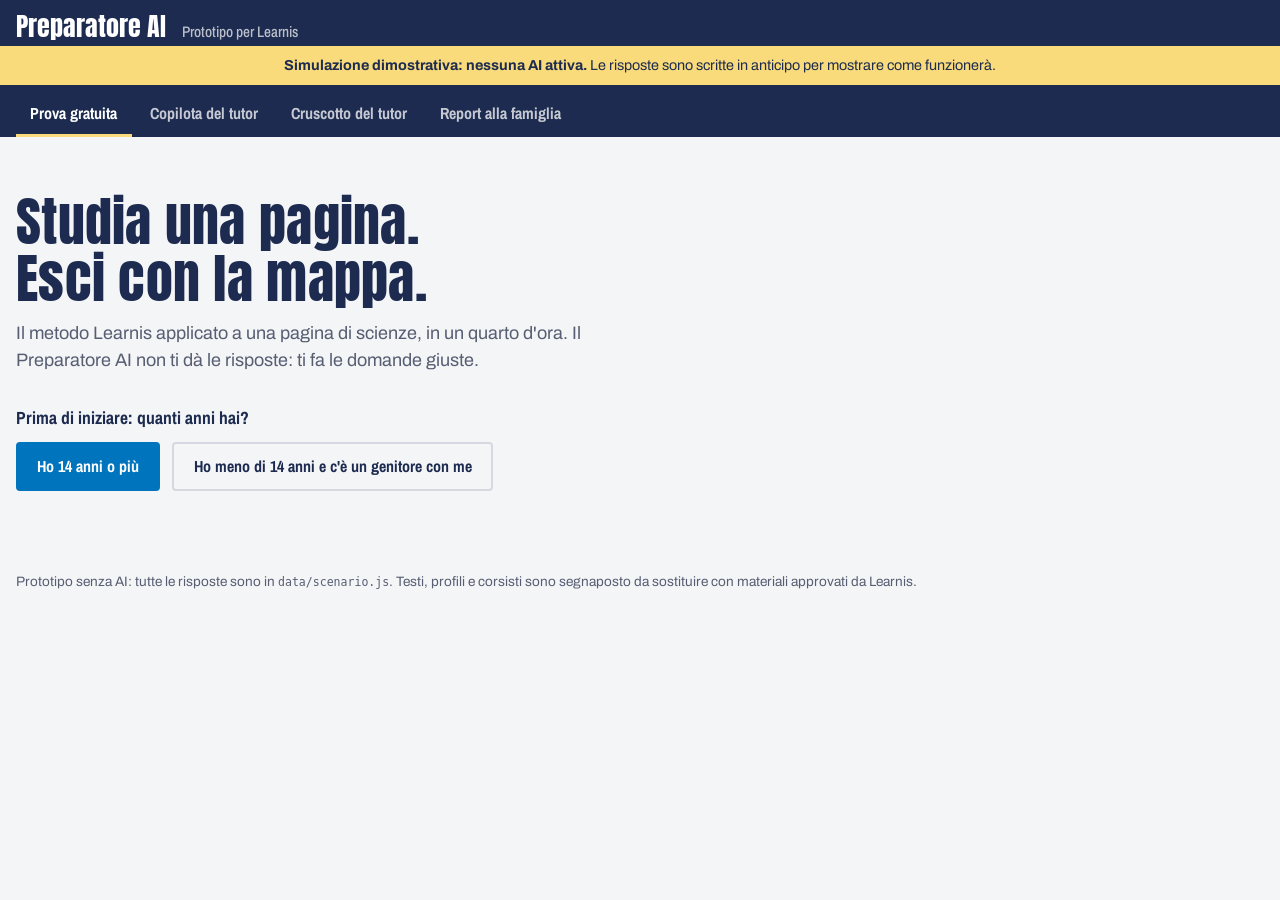
<file: prototipo/index.html>
<!doctype html>
<html lang="it">
<head>
  <meta charset="utf-8">
  <meta name="viewport" content="width=device-width, initial-scale=1">
  <title>Preparatore AI · prototipo</title>
  <meta name="description" content="Simulazione cliccabile della prova gratuita e del copilota del tutor proposti a Learnis. Nessuna AI attiva.">
  <link rel="preconnect" href="https://fonts.googleapis.com">
  <link rel="preconnect" href="https://fonts.gstatic.com" crossorigin>
  <link href="https://fonts.googleapis.com/css2?family=Anton&family=Archivo+Narrow:wght@500;700&family=Archivo:wght@400;500;600;700&family=Spectral:ital,wght@0,400;0,600;1,400&display=swap" rel="stylesheet">
  <link rel="stylesheet" href="stile.css">
</head>
<body>
  <header class="testata">
    <div class="testata-riga">
      <p class="marchio">Preparatore AI</p>
      <p class="per">Prototipo per Learnis</p>
    </div>
    <p class="simulazione" role="note"><strong>Simulazione dimostrativa: nessuna AI attiva.</strong> Le risposte sono scritte in anticipo per mostrare come funzionerà.</p>
    <nav class="schede" aria-label="Viste del prototipo">
      <button class="scheda" data-vista="prova" aria-current="page">Prova gratuita</button>
      <button class="scheda" data-vista="copilota">Copilota del tutor</button>
      <button class="scheda" data-vista="cruscotto">Cruscotto del tutor</button>
      <button class="scheda" data-vista="report">Report alla famiglia</button>
    </nav>
  </header>

  <main>
    <!-- ============================================================ PROVA GRATUITA -->
    <section class="vista" id="vista-prova" aria-labelledby="t-prova">
      <div class="ingresso" id="ingresso">
        <h1 id="t-prova">Studia una pagina.<br>Esci con la mappa.</h1>
        <p class="lead">Il metodo Learnis applicato a una pagina di scienze, in un quarto d'ora. Il Preparatore AI non ti dà le risposte: ti fa le domande giuste.</p>

        <fieldset class="eta" id="eta">
          <legend>Prima di iniziare: quanti anni hai?</legend>
          <button class="bottone" data-eta="14">Ho 14 anni o più</button>
          <button class="bottone secondario" data-eta="13">Ho meno di 14 anni e c'è un genitore con me</button>
        </fieldset>

        <div class="carica" id="carica" hidden>
          <p class="nota-eta" id="nota-eta"></p>
          <button class="bottone" id="esempio">Inizia con la pagina</button>
          <p class="piccolo">Nella prova non serve un account e niente viene salvato.</p>
        </div>
      </div>

      <div class="lavoro" id="lavoro" hidden>
        <details class="pannello pagina" open>
          <summary>La pagina</summary>
          <article class="libro" id="libro" aria-label="Pagina d'esempio"></article>
        </details>

        <section class="pannello dialogo" aria-labelledby="t-dialogo">
          <h2 id="t-dialogo" class="nascosto">Dialogo con il Preparatore AI</h2>
          <ol class="alcuore" id="alcuore" aria-label="Fasi del metodo ALCUORE"></ol>
          <p class="ai-avviso">Stai parlando con un'intelligenza artificiale.</p>
          <div class="chat" id="chat" aria-live="polite"></div>
          <div class="opzioni" id="opzioni"></div>
        </section>

        <section class="pannello mappa" aria-labelledby="t-mappa">
          <h2 id="t-mappa">La tua mappa</h2>
          <p class="obiettivo" id="obiettivo" hidden></p>
          <svg id="svg-mappa" viewBox="-35 -15 710 475" role="img" aria-label="Mappa concettuale della fotosintesi, si costruisce mentre rispondi"></svg>
        </section>
      </div>
    </section>

    <!-- ============================================================ COPILOTA -->
    <section class="vista" id="vista-copilota" aria-labelledby="t-copilota" hidden>
      <div class="intro">
        <h1 id="t-copilota">Prepara la sessione di giovedì</h1>
        <p class="lead">Il copilota legge profilo, compiti e dialoghi della settimana e scrive una bozza. Tu la correggi e la approvi: decidi sempre tu.</p>
      </div>
      <div class="due-colonne">
        <aside class="pannello" id="scheda-corsista"></aside>
        <section class="pannello" aria-label="Bozza della sessione">
          <div class="tempo" id="tempo"></div>
          <button class="bottone" id="prepara">Prepara la bozza</button>
          <div id="bozza" hidden></div>
        </section>
      </div>
    </section>

    <!-- ============================================================ CRUSCOTTO -->
    <section class="vista" id="vista-cruscotto" aria-labelledby="t-cruscotto" hidden>
      <div class="intro">
        <h1 id="t-cruscotto">I tuoi corsisti, oggi</h1>
        <p class="lead" id="riepilogo"></p>
      </div>
      <ul class="elenco-corsisti" id="elenco-corsisti"></ul>
      <p class="piccolo">Il rischio è calcolato con regole scritte e leggibili (sei segnali con pesi espliciti, nessuna AI), e i ripassi con l'algoritmo FSRS. Pesi e soglie sono ipotesi da tarare nel pilota. Corsisti e dati sono inventati.</p>
    </section>

    <!-- ============================================================ REPORT -->
    <section class="vista" id="vista-report" aria-labelledby="t-report" hidden>
      <div class="intro">
        <h1 id="t-report">Il report che riceve la famiglia</h1>
        <p class="lead">Ogni settimana, per email. Racconta l'abitudine allo studio, non le conversazioni: quelle restano tra il ragazzo e il suo Preparatore.</p>
      </div>
      <article class="email" id="email"></article>
    </section>
  </main>

  <footer class="piede">
    <p>Prototipo senza AI: tutte le risposte sono in <code>data/scenario.js</code>. Testi, profili e corsisti sono segnaposto da sostituire con materiali approvati da Learnis.</p>
  </footer>

  <script src="../verifica-github/moduli/fsrs.js"></script>
  <script src="../verifica-github/moduli/segnali.js"></script>
  <script src="data/scenario.js"></script>
  <script src="app.js"></script>
</body>
</html>
</file>
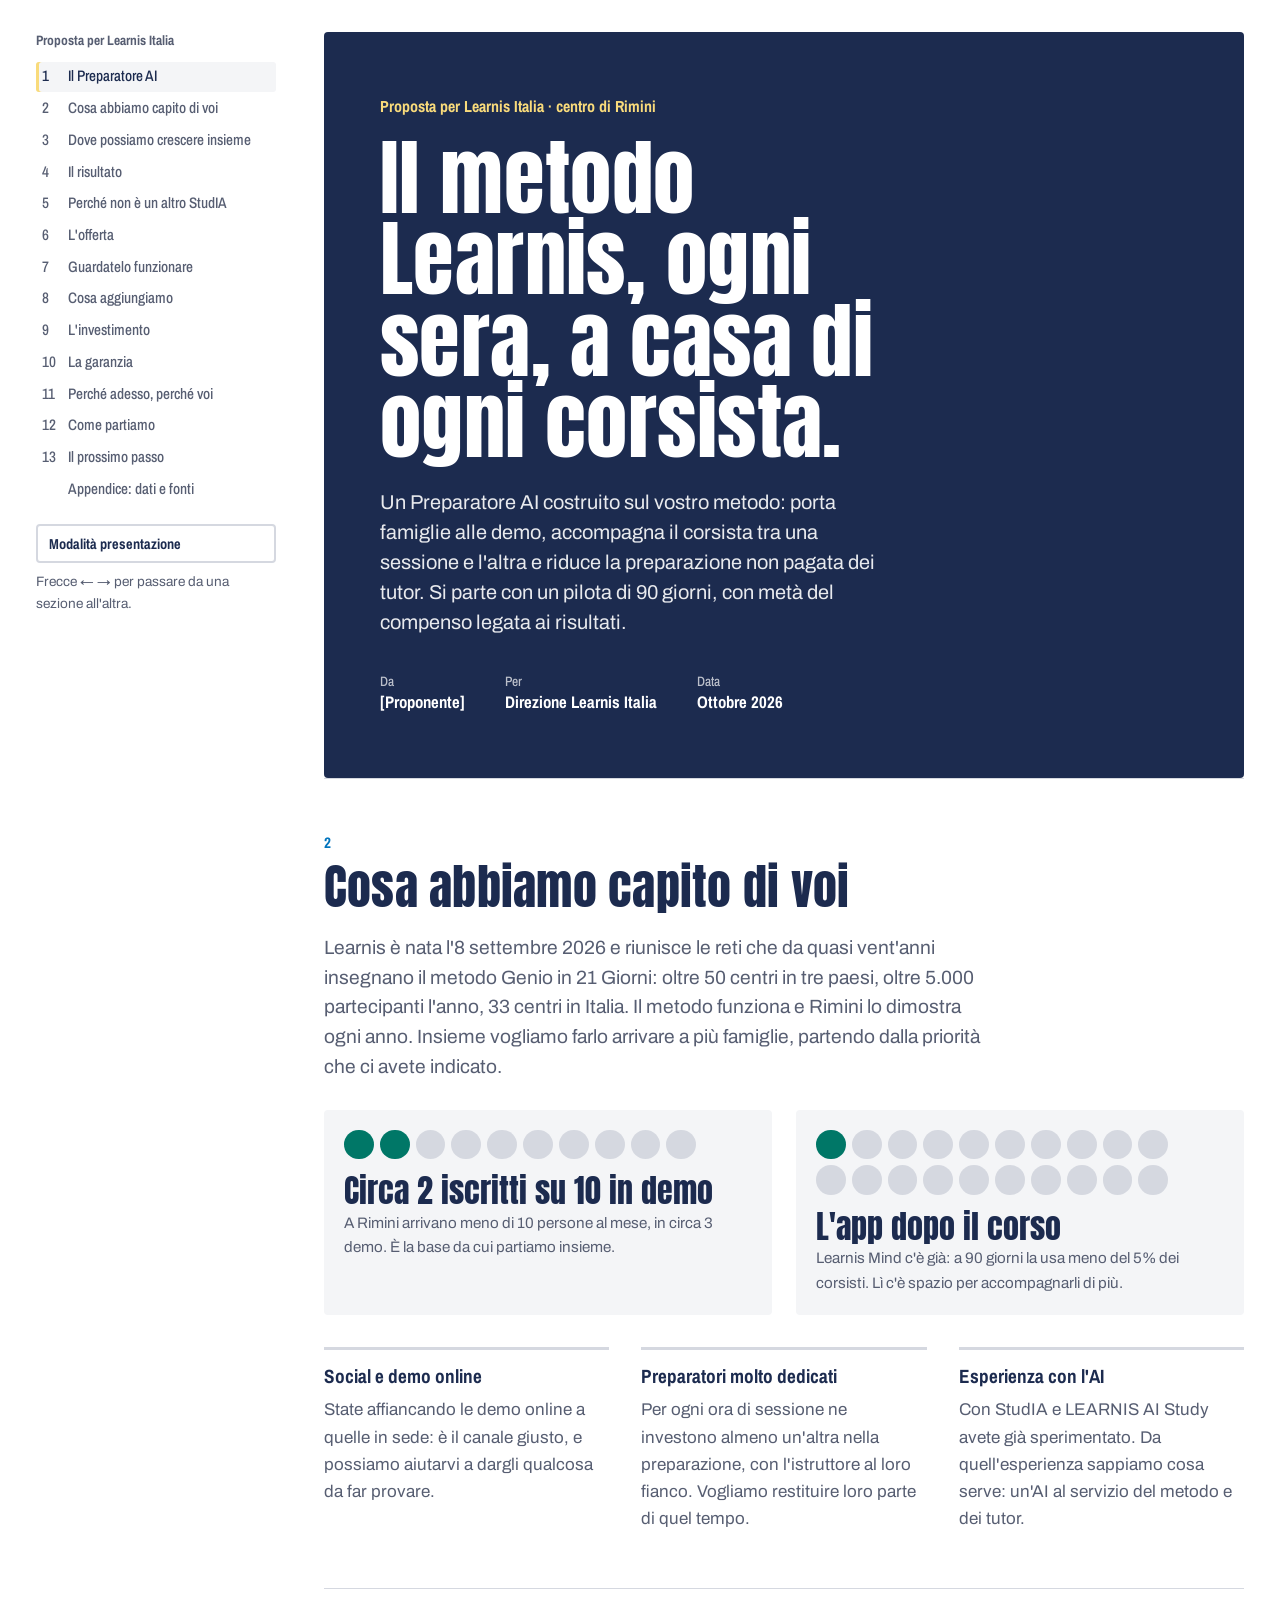
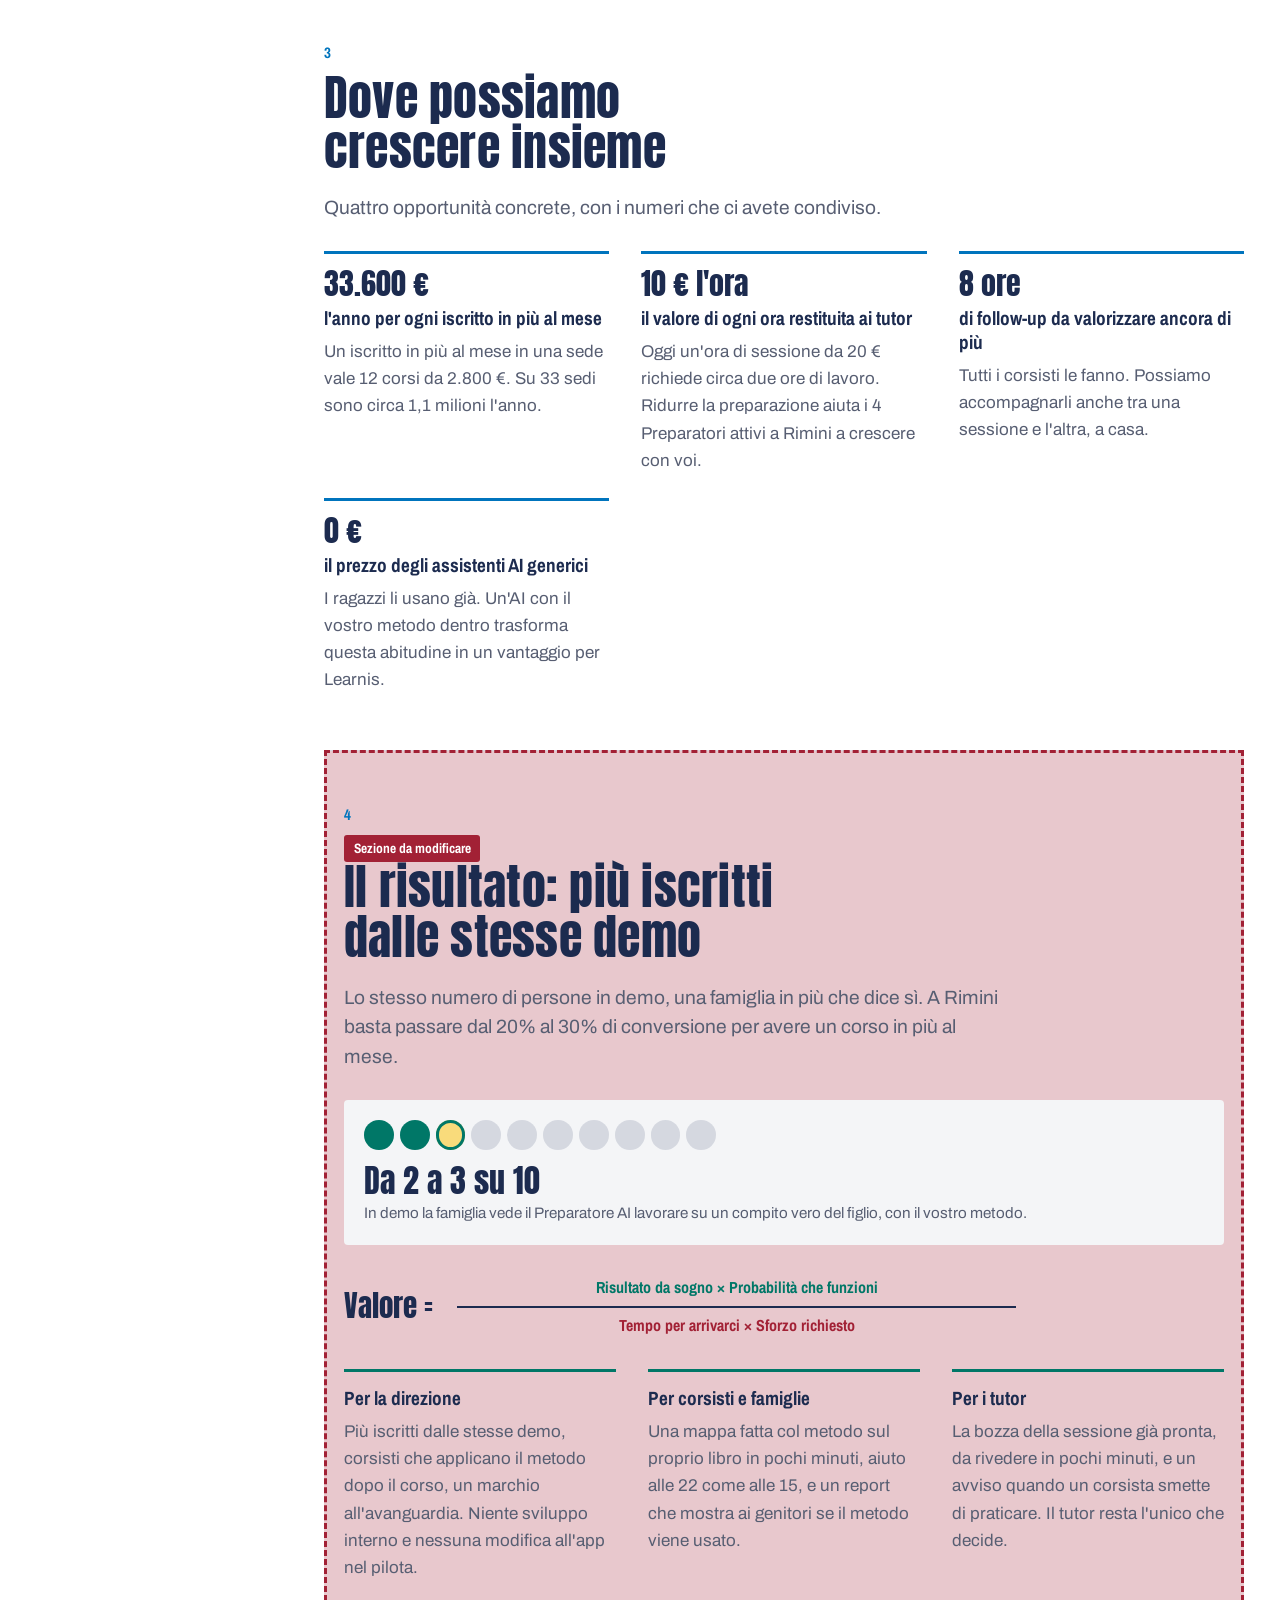
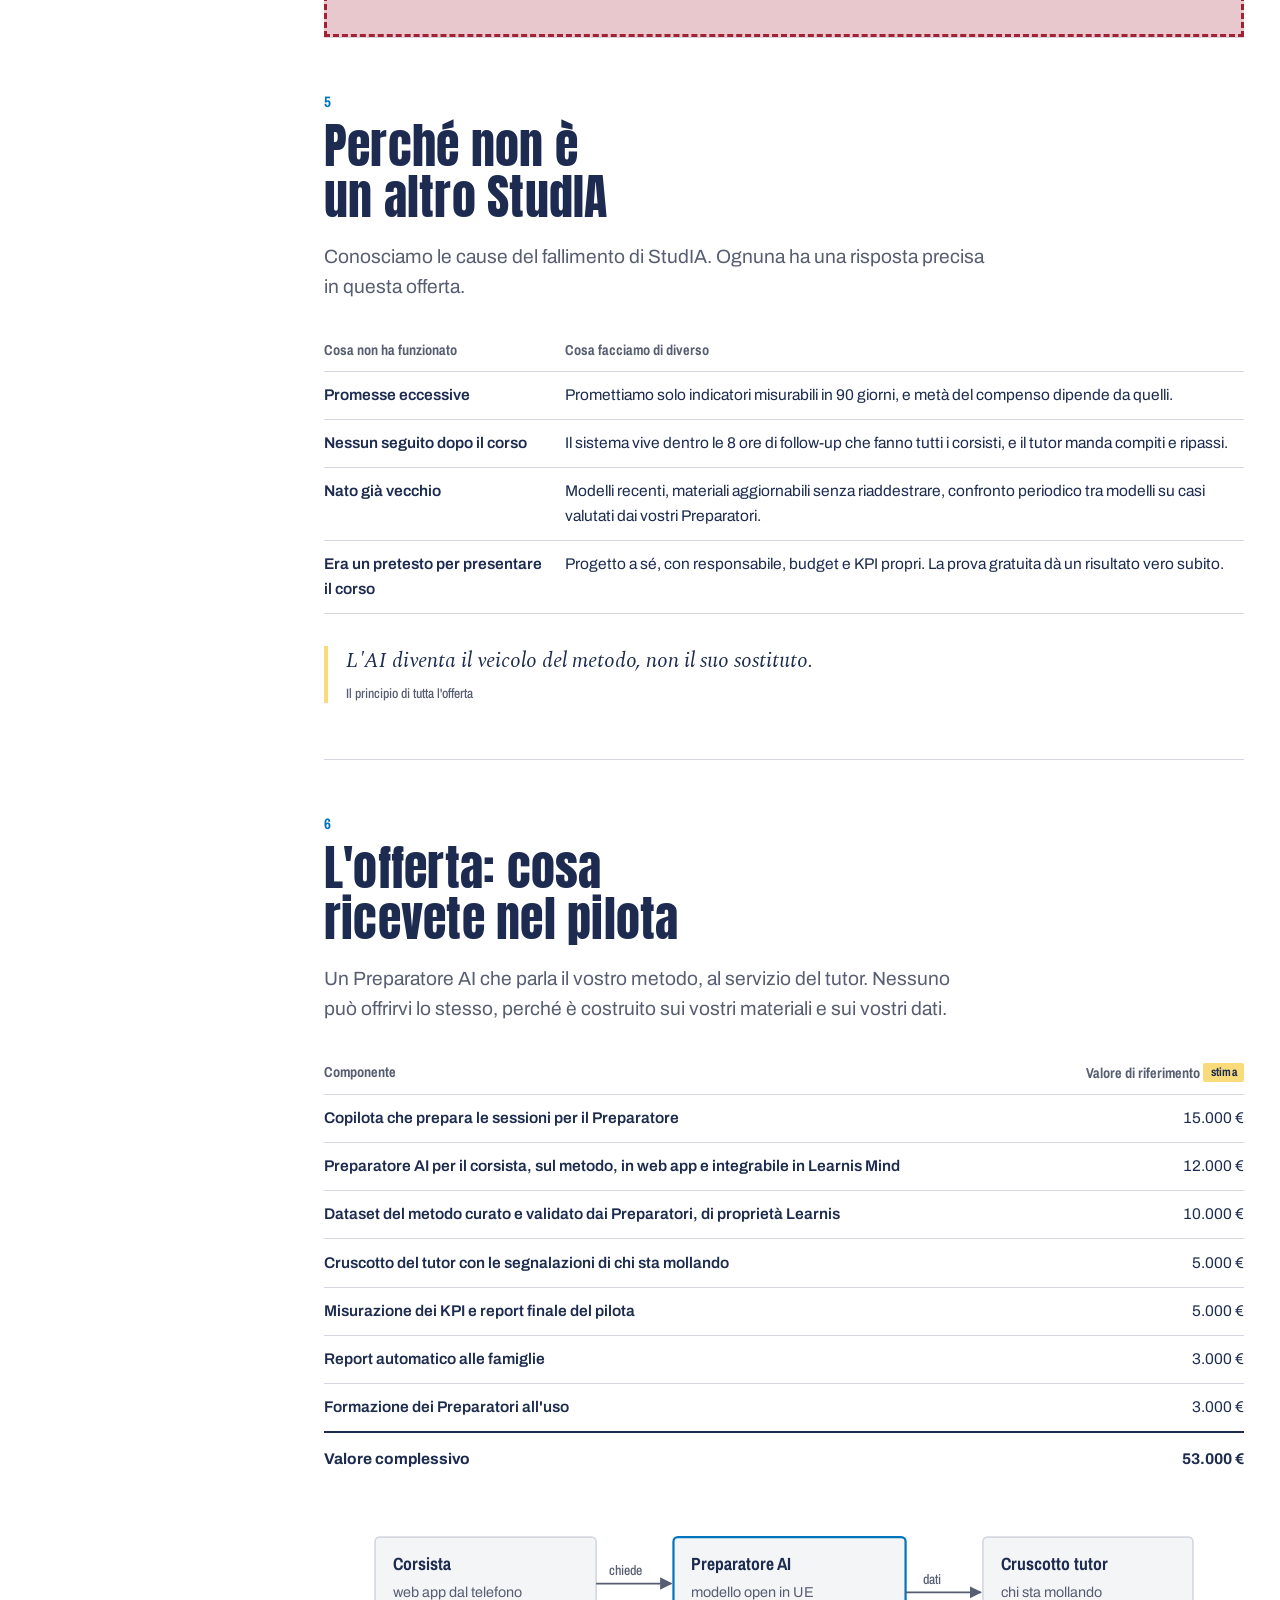
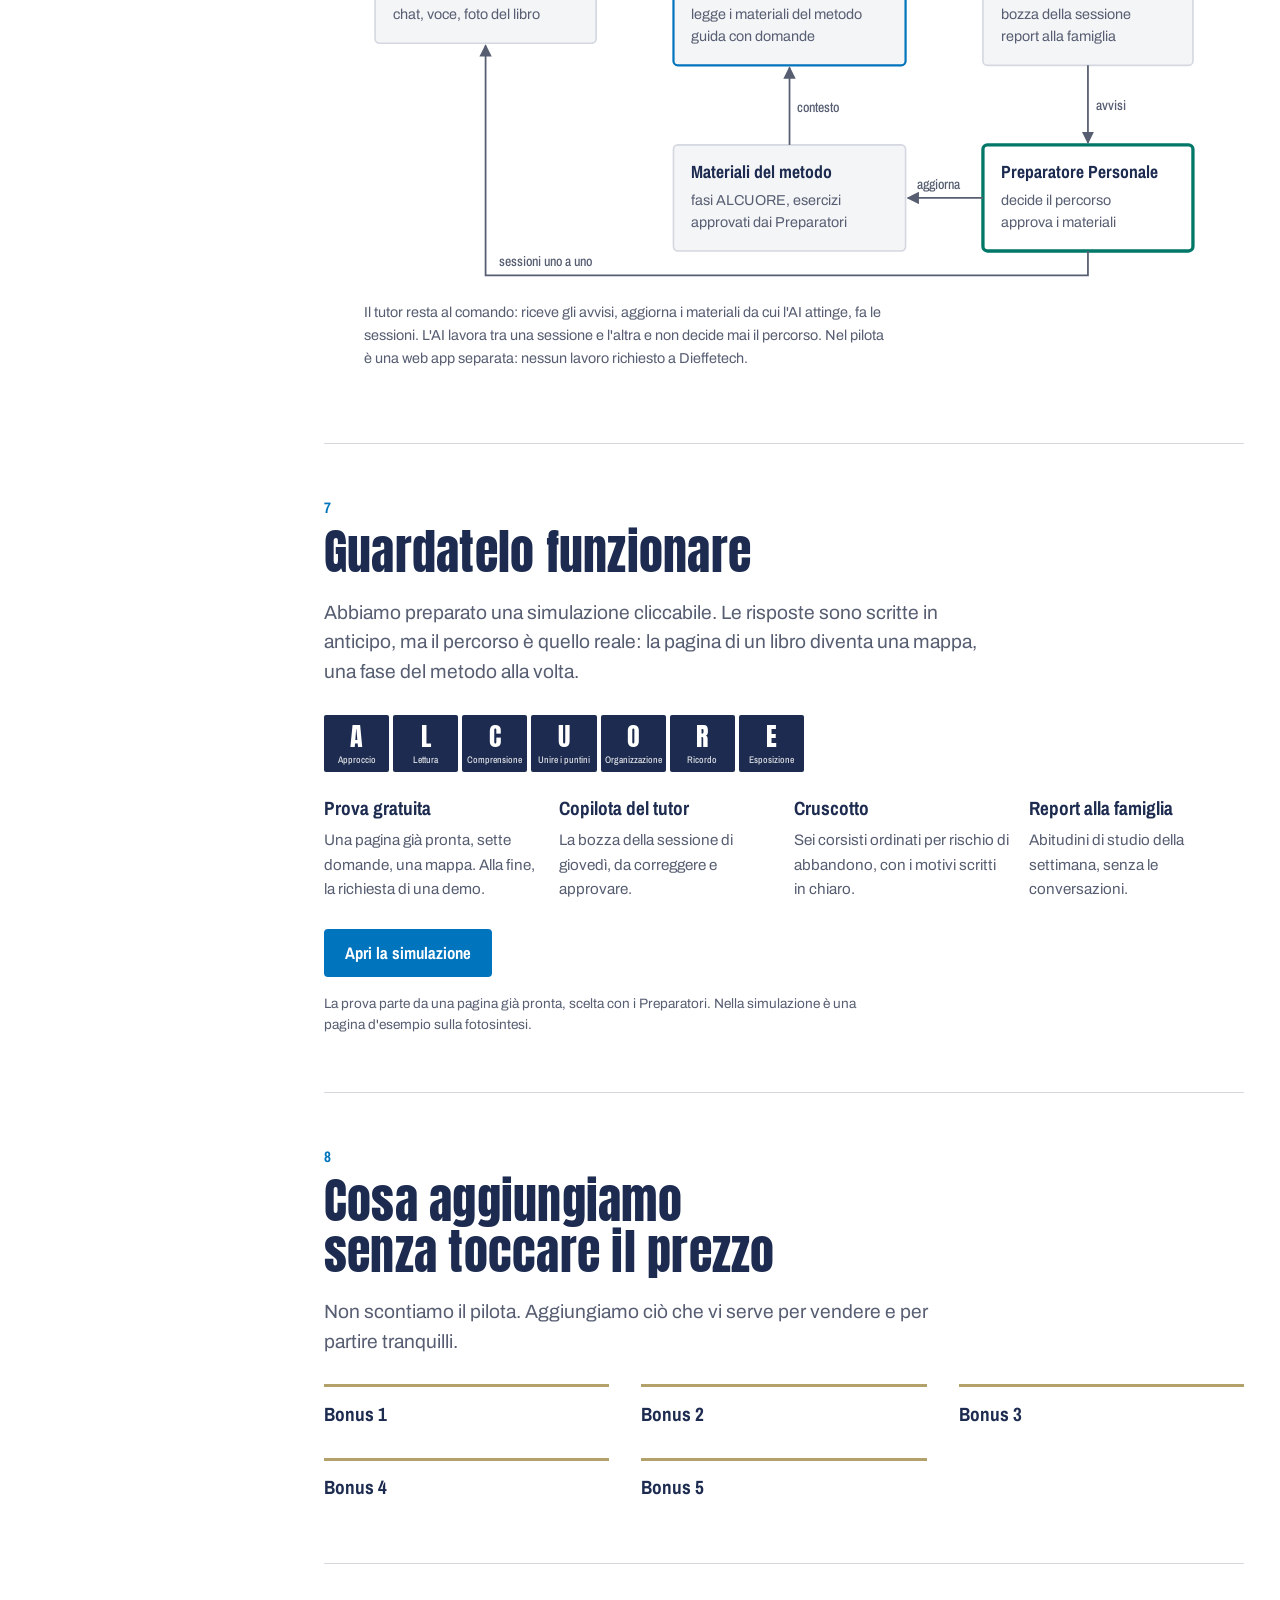
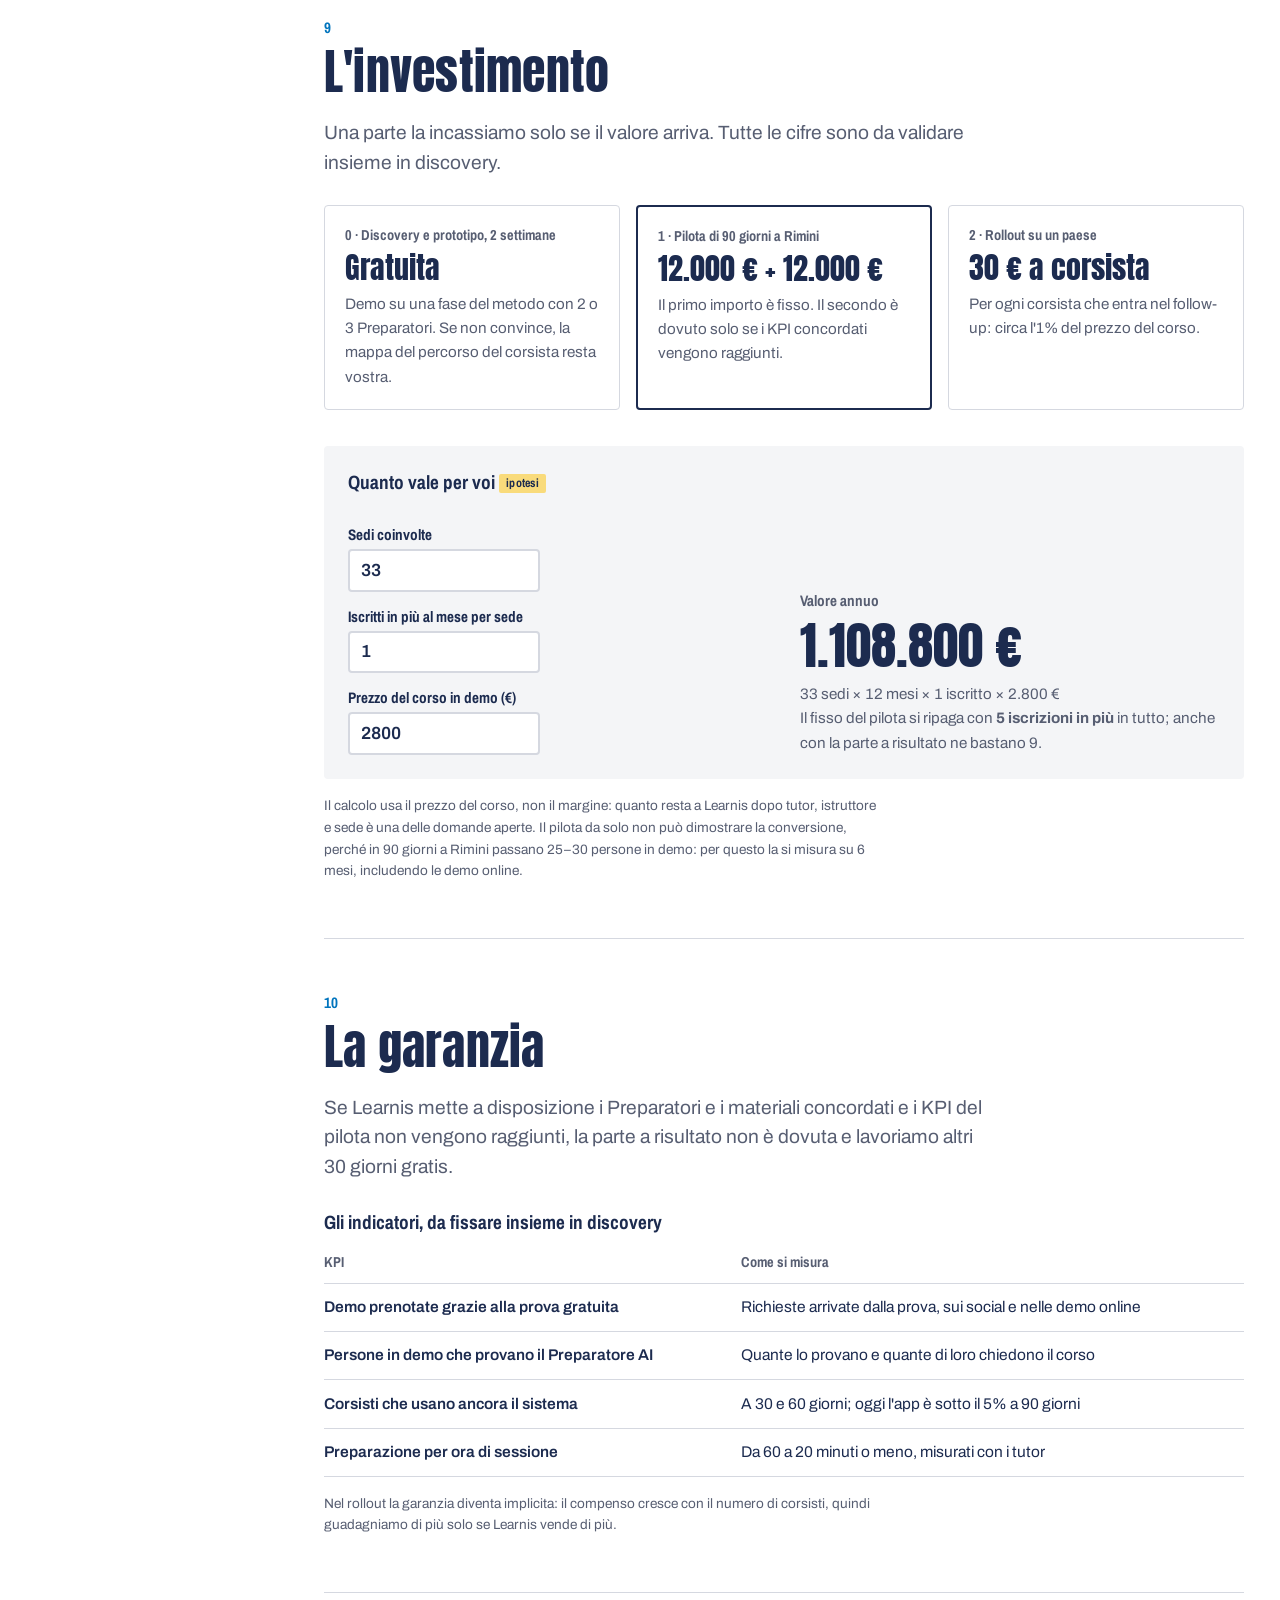
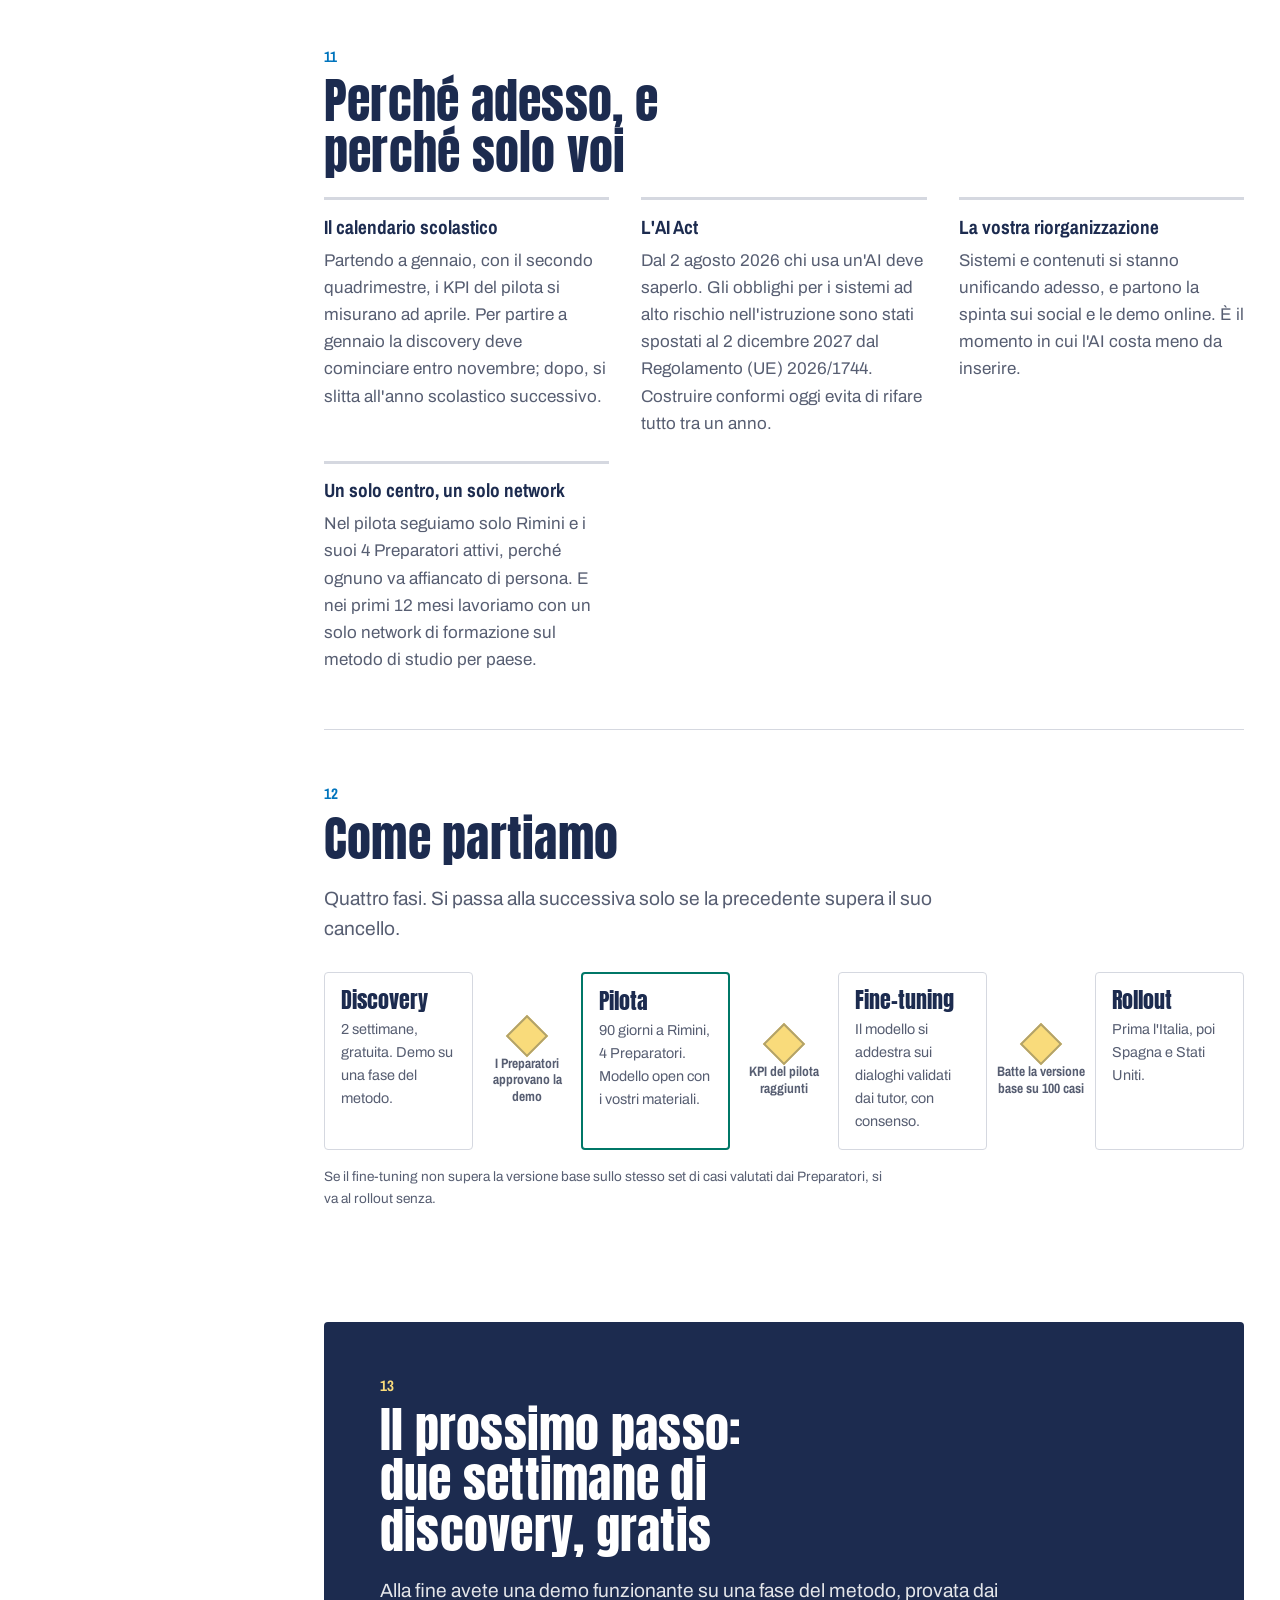
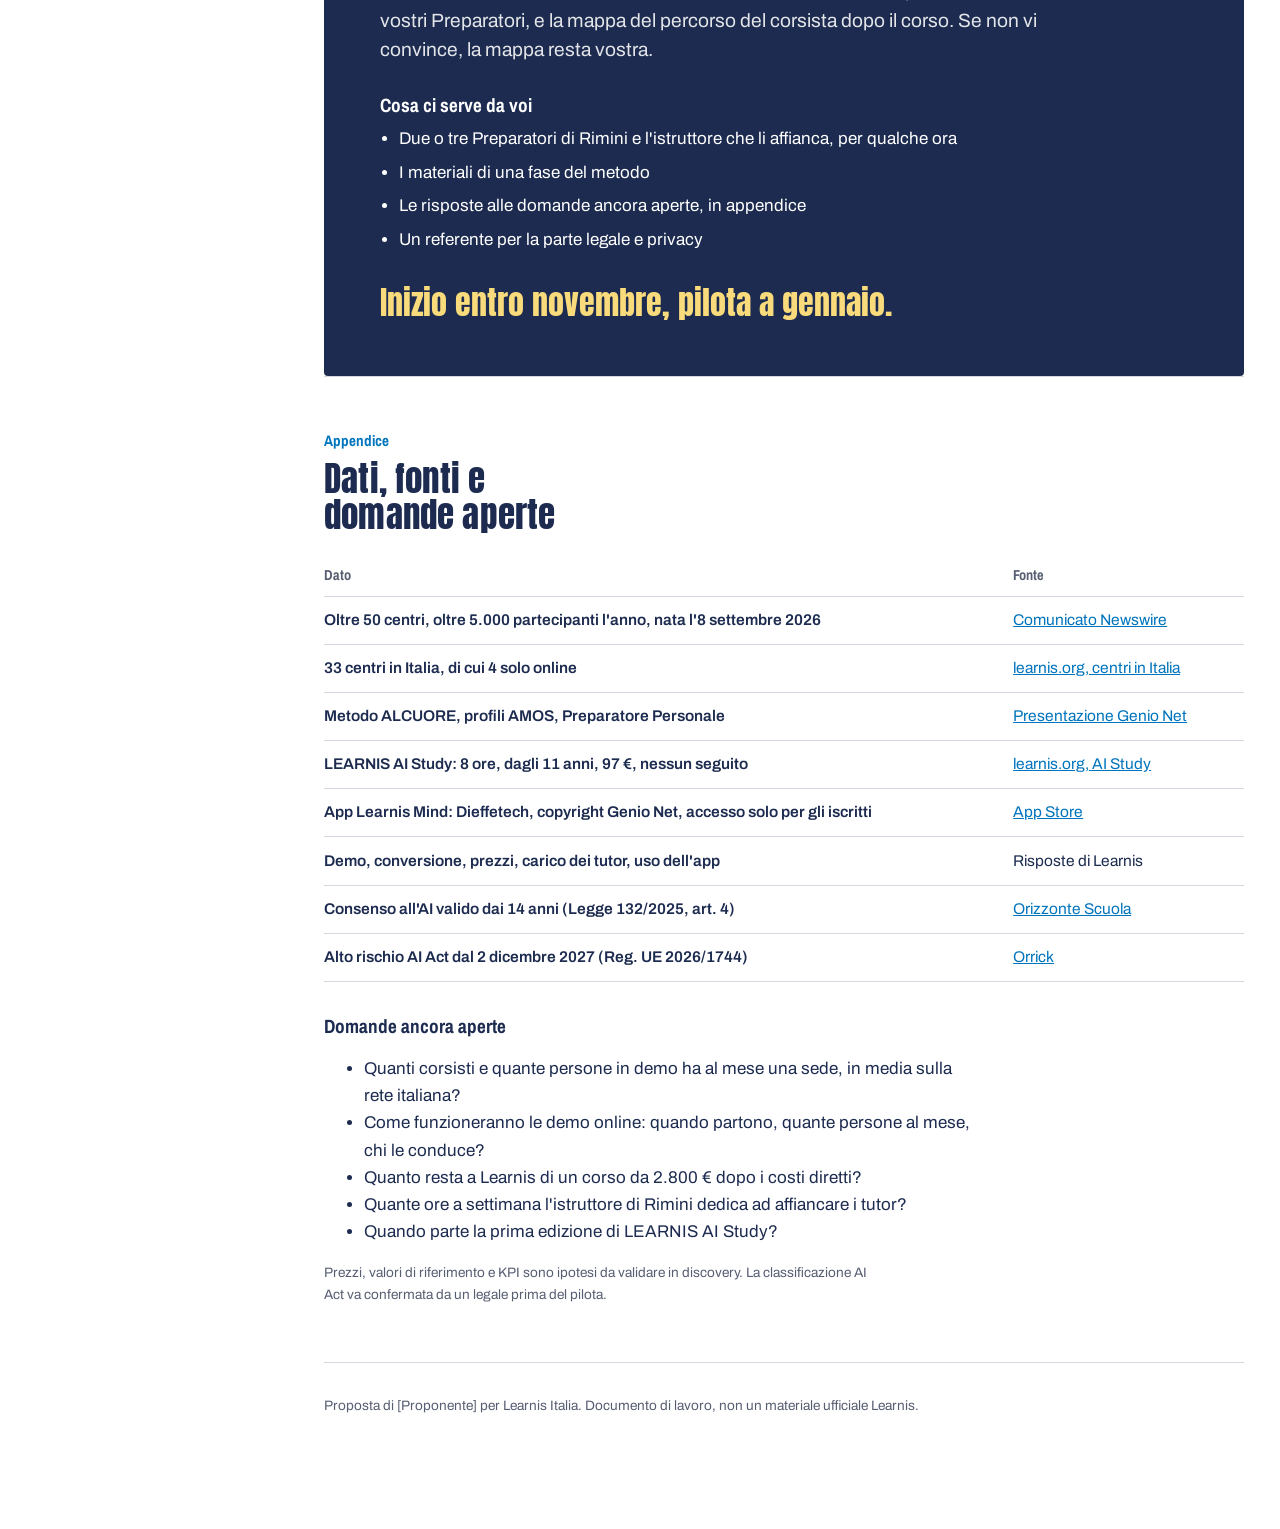
<file: presentazione/offerta-learnis.html>
<!doctype html>
<html lang="it">
<head>
<meta charset="utf-8">
<meta name="viewport" content="width=device-width, initial-scale=1, viewport-fit=cover">
<title>Preparatore AI per Learnis</title>
<meta name="description" content="Proposta di pilota a risultati per Learnis Italia: un Preparatore AI sul metodo, presentato nell'ordine di una riunione di vendita.">
<link rel="preconnect" href="https://fonts.googleapis.com">
<link rel="preconnect" href="https://fonts.gstatic.com" crossorigin>
<link rel="stylesheet" href="https://fonts.googleapis.com/css2?family=Anton&family=Archivo+Narrow:wght@500;700&family=Archivo:wght@400;500;600;700&family=Spectral:ital,wght@0,400;0,600;1,400&display=swap">
<style>
/* Impianto: indice laterale fisso + colonna di lettura; ogni sezione è anche una slide (frecce ← →). */
:root {
  --blu: #1c2b4f;           /* inchiostro e fasce del marchio */
  --azzurro: #0074bd;       /* azioni e AI */
  --verde: #007767;         /* risultati, tutor */
  --rosso: #a22135;         /* problemi */
  --giallo: #f9db7b;        /* evidenziatore, il gesto dello studio */
  --oro: #b2a26a;
  --sfondo: #ffffff;
  --sfondo-2: #f4f5f7;
  --inchiostro: #1c2b4f;
  --tenue: #575e72;
  --bordo: #d5d8e0;
  --fascia: #1c2b4f;        /* fascia di copertina e chiusura */
  --fascia-testo: #ffffff;
  --punto-vuoto: #d5d8e0;
  --f-display: "Anton", "Archivo Narrow", Impact, sans-serif;
  --f-stretto: "Archivo Narrow", "Arial Narrow", sans-serif;
  --f-testo: "Archivo", system-ui, -apple-system, sans-serif;
  --f-citazione: "Spectral", Georgia, serif;
  color-scheme: light;
}
@media (prefers-color-scheme: dark) {
  :root:not([data-theme="light"]) {
    --sfondo: #111a2e; --sfondo-2: #19243d; --inchiostro: #e9edf5; --tenue: #aab2c5; --bordo: #33405f;
    --azzurro: #5aaee6; --verde: #3fb8a4; --rosso: #e0697b; --fascia: #0b1324; --fascia-testo: #f3f5fa;
    --punto-vuoto: #33405f; color-scheme: dark;
  }
}
:root[data-theme="dark"] {
  --sfondo: #111a2e; --sfondo-2: #19243d; --inchiostro: #e9edf5; --tenue: #aab2c5; --bordo: #33405f;
  --azzurro: #5aaee6; --verde: #3fb8a4; --rosso: #e0697b; --fascia: #0b1324; --fascia-testo: #f3f5fa;
  --punto-vuoto: #33405f; color-scheme: dark;
}

* { box-sizing: border-box; }
[hidden] { display: none !important; }
html { scroll-behavior: smooth; -webkit-text-size-adjust: 100%; }
body { margin: 0; background: var(--sfondo); color: var(--inchiostro); font: 400 17px/1.6 var(--f-testo); }
h1, h2, h3, p { margin: 0; }
h1, h2 { text-wrap: balance; }
:focus-visible { outline: 3px solid var(--azzurro); outline-offset: 3px; }
a { color: var(--azzurro); }

/* ------------------------------------------------ impianto */
.impianto { display: grid; grid-template-columns: 15rem minmax(0, 1fr); max-width: 1240px; margin: 0 auto; padding-inline: 16px; gap: 3rem; }
.indice { position: sticky; top: env(safe-area-inset-top, 0px); align-self: start; padding-block: 2rem; max-height: 100vh; overflow-y: auto; }
.indice p { font: 700 0.85rem/1.3 var(--f-stretto); color: var(--tenue); margin-bottom: 0.75rem; }
.indice ol { list-style: none; margin: 0; padding: 0; counter-reset: voce; display: grid; gap: 0.1rem; }
.indice li { counter-increment: voce; }
.indice a { display: grid; grid-template-columns: 1.6rem 1fr; text-decoration: none; color: var(--tenue); font: 500 0.95rem/1.35 var(--f-stretto); padding: 0.3rem 0.4rem; border-radius: 3px; }
.indice a::before { content: counter(voce); font-variant-numeric: tabular-nums; }
.indice li.appendice a::before { content: ""; }
.indice a:hover { color: var(--inchiostro); background: var(--sfondo-2); }
.indice a[aria-current="true"] { color: var(--inchiostro); background: var(--sfondo-2); box-shadow: inset 3px 0 0 var(--giallo); }
.comandi { margin-top: 1.25rem; display: grid; gap: 0.5rem; font-size: 0.85rem; color: var(--tenue); }
.comandi button { font: 700 0.9rem/1.2 var(--f-stretto); background: transparent; color: var(--inchiostro); border: 2px solid var(--bordo); border-radius: 4px; padding: 0.55rem 0.7rem; cursor: pointer; text-align: left; }
.comandi button:hover { border-color: var(--azzurro); }

.contenuto { min-width: 0; padding-block: 2rem 4rem; }
.sezione { padding-block: 3.5rem; border-top: 1px solid var(--bordo); scroll-margin-top: 1rem; }
.sezione:first-child { border-top: 0; }
.numero { font: 700 0.95rem/1 var(--f-stretto); color: var(--azzurro); margin-bottom: 0.75rem; font-variant-numeric: tabular-nums; }
.sezione h2 { font: 400 clamp(2rem, 4.2vw, 3rem)/1.05 var(--f-display); letter-spacing: 0.005em; margin-bottom: 1.25rem; max-width: 22ch; }
.sezione h3 { font: 700 1.2rem/1.25 var(--f-stretto); margin-bottom: 0.5rem; }
.lead { font-size: 1.2rem; line-height: 1.55; color: var(--tenue); max-width: 60ch; margin-bottom: 1.75rem; }
.testo { max-width: 65ch; }
.testo + .testo { margin-top: 0.9rem; }
.nota { font-size: 0.85rem; color: var(--tenue); max-width: 70ch; margin-top: 1rem; }
.ipotesi { display: inline-block; font: 700 0.75rem/1.2 var(--f-stretto); color: var(--blu); background: var(--giallo); padding: 0.15rem 0.45rem; border-radius: 2px; letter-spacing: 0.02em; vertical-align: 0.15em; }
mark { background: linear-gradient(transparent 45%, var(--giallo) 45%); color: inherit; padding: 0 0.1em; }

/* ------------------------------------------------ copertina */
.copertina { background: var(--fascia); color: var(--fascia-testo); border-radius: 4px; padding: clamp(2rem, 6vw, 4rem) clamp(1.25rem, 5vw, 3.5rem); border-top: 0; }
.copertina .per { font: 700 1rem/1.3 var(--f-stretto); color: var(--giallo); margin-bottom: 1.25rem; }
.copertina h1 { font: 400 clamp(2.6rem, 7vw, 5.2rem)/0.98 var(--f-display); letter-spacing: 0.005em; max-width: 14ch; }
.copertina .sotto { font-size: 1.25rem; line-height: 1.5; margin-top: 1.5rem; max-width: 46ch; opacity: 0.9; }
.copertina dl { display: flex; flex-wrap: wrap; gap: 1rem 2.5rem; margin: 2.25rem 0 0; }
.copertina dt { font: 500 0.85rem/1.2 var(--f-stretto); opacity: 0.7; }
.copertina dd { margin: 0.2rem 0 0; font: 700 1.05rem/1.3 var(--f-stretto); }

/* ------------------------------------------------ punti: dieci persone in demo */
.demo { display: grid; gap: 1.5rem; grid-template-columns: repeat(auto-fit, minmax(16rem, 1fr)); margin-block: 0.5rem 2rem; }
.demo figure { margin: 0; padding: 1.25rem; background: var(--sfondo-2); border-radius: 4px; }
.punti { display: grid; grid-template-columns: repeat(10, 1fr); gap: 6px; max-width: 22rem; margin-bottom: 0.9rem; }
.punti span { aspect-ratio: 1; border-radius: 50%; background: var(--punto-vuoto); }
.punti span.iscritto { background: var(--verde); }
.punti span.nuovo { background: var(--giallo); box-shadow: inset 0 0 0 3px var(--verde); }
.demo figcaption { font-size: 0.95rem; color: var(--tenue); }
.demo figcaption strong { display: block; font: 400 2rem/1.05 var(--f-display); color: var(--inchiostro); margin-bottom: 0.2rem; }

/* ------------------------------------------------ elenchi a due colonne */
.coppie { display: grid; grid-template-columns: repeat(auto-fit, minmax(15rem, 1fr)); gap: 1.5rem 2rem; margin-top: 0.5rem; }
.coppie > div { min-width: 0; border-top: 3px solid var(--bordo); padding-top: 0.9rem; }
.coppie > div.opportunita { border-top-color: var(--azzurro); }
/* sezione ancora da riscrivere: fondo rosso ben visibile */
.sezione.da-modificare { background: color-mix(in srgb, var(--rosso) 25%, var(--sfondo)); outline: 3px dashed var(--rosso); outline-offset: -3px; padding-inline: 1.25rem; }
.avviso-modifica { display: inline-block; background: var(--rosso); color: #fff; font: 700 0.85rem/1 var(--f-stretto); padding: 0.4rem 0.6rem; border-radius: 3px; }
.coppie > div.bonus-vuoto { border-top-color: var(--oro); }
.coppie > div.risultato { border-top-color: var(--verde); }
.coppie p { color: var(--tenue); }
.coppie .cifra { font: 400 1.9rem/1.05 var(--f-display); color: var(--inchiostro); margin-bottom: 0.35rem; }

.citazione { font: 400 1.3rem/1.5 var(--f-citazione); font-style: italic; border-left: 4px solid var(--giallo); padding-left: 1.1rem; max-width: 52ch; margin-top: 2rem; }
.citazione span { display: block; font: 500 0.85rem/1.3 var(--f-stretto); font-style: normal; color: var(--tenue); margin-top: 0.5rem; }

/* ------------------------------------------------ tabelle */
.tabella { overflow-x: auto; margin-top: 0.5rem; }
table { border-collapse: collapse; width: 100%; min-width: 34rem; font-size: 0.97rem; }
th, td { text-align: left; vertical-align: top; padding: 0.7rem 0.9rem 0.7rem 0; border-bottom: 1px solid var(--bordo); }
th { font: 700 0.9rem/1.3 var(--f-stretto); color: var(--tenue); }
td.valore, th.valore { text-align: right; font-variant-numeric: tabular-nums; white-space: nowrap; padding-right: 0; }
tr.totale td { border-bottom: 0; border-top: 2px solid var(--inchiostro); font-weight: 700; padding-top: 0.9rem; }
td:first-child { font-weight: 600; }

/* ------------------------------------------------ equazione del valore */
.equazione { display: grid; grid-template-columns: auto 1fr; align-items: center; gap: 1rem 1.5rem; margin: 0.5rem 0 2rem; max-width: 42rem; }
.equazione .nome { font: 400 1.8rem/1 var(--f-display); }
.frazione { display: grid; text-align: center; font: 700 1rem/1.35 var(--f-stretto); }
.frazione .su { padding-bottom: 0.45rem; border-bottom: 2px solid var(--inchiostro); color: var(--verde); }
.frazione .giu { padding-top: 0.45rem; color: var(--rosso); }

/* ------------------------------------------------ diagramma */
.diagramma { overflow-x: auto; margin-top: 2rem; }
.diagramma svg { display: block; width: 100%; min-width: 40rem; height: auto; }
.diagramma .scatola { fill: var(--sfondo-2); stroke: var(--bordo); stroke-width: 1.5; }
.diagramma .scatola.tutor { fill: var(--sfondo); stroke: var(--verde); stroke-width: 3; }
.diagramma .scatola.ai { stroke: var(--azzurro); stroke-width: 2; }
.diagramma .t-titolo { fill: var(--inchiostro); font: 700 16px var(--f-stretto); }
.diagramma .t-riga { fill: var(--tenue); font: 400 13px var(--f-testo); }
.diagramma .freccia { stroke: var(--tenue); stroke-width: 1.6; fill: none; }
.diagramma .t-freccia { fill: var(--tenue); font: 500 12.5px var(--f-stretto); }
.diagramma .punta { fill: var(--tenue); }
.didascalia { font-size: 0.9rem; color: var(--tenue); margin-top: 0.6rem; max-width: 65ch; }

/* ------------------------------------------------ prototipo */
.alcuore { display: grid; grid-template-columns: repeat(7, minmax(0, 1fr)); gap: 4px; max-width: 30rem; margin: 0.5rem 0 1.5rem; list-style: none; padding: 0; }
.alcuore li { background: var(--blu); color: #fff; text-align: center; font: 400 1.6rem/1 var(--f-display); padding: 0.55rem 0 0.45rem; border-radius: 2px; }
.alcuore li small { display: block; font: 500 0.6rem/1.15 var(--f-stretto); margin-top: 0.3rem; opacity: 0.85; overflow: hidden; text-overflow: ellipsis; white-space: nowrap; padding: 0 2px; }
:root[data-theme="dark"] .alcuore li { background: #2e4270; }
@media (prefers-color-scheme: dark) { :root:not([data-theme="light"]) .alcuore li { background: #2e4270; } }
.viste { display: grid; grid-template-columns: repeat(auto-fit, minmax(13rem, 1fr)); gap: 1.25rem; margin-top: 1rem; }
.viste div { min-width: 0; }
.viste p { color: var(--tenue); font-size: 0.95rem; }
.bottone { display: inline-block; background: var(--azzurro); color: #fff; text-decoration: none; font: 700 1.05rem/1.2 var(--f-stretto); padding: 0.85rem 1.3rem; border-radius: 4px; margin-top: 1.75rem; }
.bottone:hover { filter: brightness(1.08); }

/* ------------------------------------------------ fasi di prezzo */
.fasi { display: grid; grid-template-columns: repeat(auto-fit, minmax(14rem, 1fr)); gap: 1rem; margin: 0.5rem 0 2.25rem; }
.fase { min-width: 0; padding: 1.25rem; border: 1px solid var(--bordo); border-radius: 4px; display: grid; gap: 0.5rem; align-content: start; }
.fase.centrale { border: 2px solid var(--inchiostro); }
.fase .chi { font: 700 0.9rem/1.2 var(--f-stretto); color: var(--tenue); }
.fase .prezzo { font: 400 1.9rem/1.05 var(--f-display); }
.fase p { font-size: 0.95rem; color: var(--tenue); }

.calcolatore { background: var(--sfondo-2); border-radius: 4px; padding: 1.5rem; display: grid; grid-template-columns: minmax(0, 1fr) minmax(0, 1fr); gap: 1.5rem 2rem; align-items: end; }
.calcolatore h3 { grid-column: 1 / -1; }
.campi { display: grid; gap: 1rem; }
.campi label { display: grid; gap: 0.3rem; font: 700 0.95rem/1.2 var(--f-stretto); }
.campi input { font: 600 1.1rem/1.2 var(--f-testo); padding: 0.55rem 0.7rem; border: 2px solid var(--bordo); border-radius: 4px; background: var(--sfondo); color: var(--inchiostro); width: 100%; max-width: 12rem; font-variant-numeric: tabular-nums; }
.risultato-calc { min-width: 0; }
.risultato-calc .etichetta { font: 700 0.95rem/1.2 var(--f-stretto); color: var(--tenue); }
.risultato-calc output { display: block; font: 400 clamp(2.2rem, 5vw, 3.2rem)/1.05 var(--f-display); margin: 0.3rem 0 0.6rem; font-variant-numeric: tabular-nums; overflow-wrap: anywhere; }
.risultato-calc p { font-size: 0.95rem; color: var(--tenue); }
.risultato-calc .formula { font-variant-numeric: tabular-nums; }

/* ------------------------------------------------ roadmap */
.roadmap { list-style: none; margin: 0.5rem 0 0; padding: 0; display: grid; grid-template-columns: minmax(0, 1fr) 5.75rem minmax(0, 1fr) 5.75rem minmax(0, 1fr) 5.75rem minmax(0, 1fr); align-items: stretch; gap: 0.5rem; }
.roadmap li { min-width: 0; }
.roadmap .tappa { border: 1px solid var(--bordo); border-radius: 4px; padding: 1rem; height: 100%; }
.roadmap .tappa.pilota { border: 2px solid var(--verde); }
.roadmap .tappa strong { display: block; font: 400 1.35rem/1.1 var(--f-display); margin-bottom: 0.35rem; }
.roadmap .tappa span { display: block; font-size: 0.9rem; color: var(--tenue); }
.roadmap .cancello { align-self: center; text-align: center; font: 700 0.85rem/1.25 var(--f-stretto); color: var(--tenue); position: relative; padding: 2.4rem 0 0; }
.roadmap .cancello::before { content: ""; position: absolute; top: 0.3rem; left: 50%; width: 1.6rem; height: 1.6rem; transform: translateX(-50%) rotate(45deg); background: var(--giallo); border: 2px solid var(--oro); }

/* ------------------------------------------------ chiusura */
.chiusura { background: var(--fascia); color: var(--fascia-testo); border-radius: 4px; padding: clamp(2rem, 5vw, 3.5rem); border-top: 0; margin-top: 3.5rem; }
.chiusura .numero { color: var(--giallo); }
.chiusura .lead { color: var(--fascia-testo); opacity: 0.88; }
.chiusura ul { margin: 0; padding-left: 1.2rem; display: grid; gap: 0.4rem; max-width: 60ch; }
.chiusura .data { font: 400 2rem/1.1 var(--f-display); color: var(--giallo); margin-top: 2rem; }

.appendice-sez h2 { font-size: clamp(1.6rem, 3vw, 2.2rem); }
.piede { font-size: 0.85rem; color: var(--tenue); padding-block: 2rem 3rem; border-top: 1px solid var(--bordo); }

/* ------------------------------------------------ modalità presentazione */
body.slide .sezione { min-height: 100vh; display: flex; flex-direction: column; justify-content: center; }
body.slide .copertina, body.slide .chiusura { min-height: calc(100vh - 2rem); margin-block: 1rem; }

/* ------------------------------------------------ responsive */
@media (max-width: 980px) {
  .impianto { grid-template-columns: minmax(0, 1fr); gap: 0; }
  .indice { position: static; max-height: none; padding-block: 1.25rem 0; }
  .indice ol { grid-template-columns: repeat(auto-fill, minmax(12rem, 1fr)); }
  .comandi { display: none; }
}
@media (max-width: 1100px) {
  .roadmap { grid-template-columns: minmax(0, 1fr); max-width: 34rem; }
  .roadmap .cancello { padding: 0.4rem 0 0.4rem 2.6rem; text-align: left; }
  .roadmap .cancello::before { top: 50%; left: 1.1rem; transform: translate(-50%, -50%) rotate(45deg); }
}
@media (max-width: 640px) {
  body { font-size: 16px; }
  .calcolatore { grid-template-columns: minmax(0, 1fr); }
  .equazione { grid-template-columns: minmax(0, 1fr); }
  .alcuore li small { display: none; }
  body.slide .sezione { min-height: 0; }
}
@media (prefers-reduced-motion: reduce) { html { scroll-behavior: auto; } }
</style>
</head>
<body>
<div class="impianto">
  <nav class="indice" aria-label="Indice della presentazione">
    <p>Proposta per Learnis Italia</p>
    <ol id="voci">
      <li><a href="#copertina">Il Preparatore AI</a></li>
      <li><a href="#voi">Cosa abbiamo capito di voi</a></li>
      <li><a href="#costo">Dove possiamo crescere insieme</a></li>
      <li><a href="#risultato">Il risultato</a></li>
      <li><a href="#studia">Perché non è un altro StudIA</a></li>
      <li><a href="#offerta">L'offerta</a></li>
      <li><a href="#demo">Guardatelo funzionare</a></li>
      <li><a href="#bonus">Cosa aggiungiamo</a></li>
      <li><a href="#investimento">L'investimento</a></li>
      <li><a href="#garanzia">La garanzia</a></li>
      <li><a href="#adesso">Perché adesso, perché voi</a></li>
      <li><a href="#percorso">Come partiamo</a></li>
      <li><a href="#passo">Il prossimo passo</a></li>
      <li class="appendice"><a href="#fonti">Appendice: dati e fonti</a></li>
    </ol>
    <div class="comandi">
      <button type="button" id="modalita">Modalità presentazione</button>
      <span>Frecce ← → per passare da una sezione all'altra.</span>
    </div>
  </nav>

  <main class="contenuto">
    <!-- 1 --------------------------------------------------------------------------- -->
    <section class="sezione copertina" id="copertina" aria-labelledby="h-copertina">
      <p class="per">Proposta per Learnis Italia · centro di Rimini</p>
      <h1 id="h-copertina">Il metodo Learnis, ogni sera, a casa di ogni corsista.</h1>
      <p class="sotto">Un Preparatore AI costruito sul vostro metodo: porta famiglie alle demo, accompagna il corsista tra una sessione e l'altra e riduce la preparazione non pagata dei tutor. Si parte con un pilota di 90 giorni, con metà del compenso legata ai risultati.</p>
      <dl>
        <div><dt>Da</dt><dd>[Proponente]</dd></div>
        <div><dt>Per</dt><dd>Direzione Learnis Italia</dd></div>
        <div><dt>Data</dt><dd>Ottobre 2026</dd></div>
      </dl>
    </section>

    <!-- 2 --------------------------------------------------------------------------- -->
    <section class="sezione" id="voi" aria-labelledby="h-voi">
      <p class="numero">2</p>
      <h2 id="h-voi">Cosa abbiamo capito di voi</h2>
      <p class="lead">Learnis è nata l'8 settembre 2026 e riunisce le reti che da quasi vent'anni insegnano il metodo Genio in 21 Giorni: oltre 50 centri in tre paesi, oltre 5.000 partecipanti l'anno, 33 centri in Italia. Il metodo funziona e Rimini lo dimostra ogni anno. Insieme vogliamo farlo arrivare a più famiglie, partendo dalla priorità che ci avete indicato.</p>

      <div class="demo">
        <figure>
          <div class="punti" role="img" aria-label="Dieci persone in demo, due si iscrivono">
            <span class="iscritto"></span><span class="iscritto"></span><span></span><span></span><span></span><span></span><span></span><span></span><span></span><span></span>
          </div>
          <figcaption><strong>Circa 2 iscritti su 10 in demo</strong>A Rimini arrivano meno di 10 persone al mese, in circa 3 demo. È la base da cui partiamo insieme.</figcaption>
        </figure>
        <figure>
          <div class="punti" role="img" aria-label="Una persona su venti usa ancora l'app dopo 90 giorni">
            <span class="iscritto"></span><span></span><span></span><span></span><span></span><span></span><span></span><span></span><span></span><span></span>
            <span></span><span></span><span></span><span></span><span></span><span></span><span></span><span></span><span></span><span></span>
          </div>
          <figcaption><strong>L'app dopo il corso</strong>Learnis Mind c'è già: a 90 giorni la usa meno del 5% dei corsisti. Lì c'è spazio per accompagnarli di più.</figcaption>
        </figure>
      </div>

      <div class="coppie">
        <div><h3>Social e demo online</h3><p>State affiancando le demo online a quelle in sede: è il canale giusto, e possiamo aiutarvi a dargli qualcosa da far provare.</p></div>
        <div><h3>Preparatori molto dedicati</h3><p>Per ogni ora di sessione ne investono almeno un'altra nella preparazione, con l'istruttore al loro fianco. Vogliamo restituire loro parte di quel tempo.</p></div>
        <div><h3>Esperienza con l'AI</h3><p>Con StudIA e LEARNIS AI Study avete già sperimentato. Da quell'esperienza sappiamo cosa serve: un'AI al servizio del metodo e dei tutor.</p></div>
      </div>
    </section>

    <!-- 3 --------------------------------------------------------------------------- -->
    <section class="sezione" id="costo" aria-labelledby="h-costo">
      <p class="numero">3</p>
      <h2 id="h-costo">Dove possiamo crescere insieme</h2>
      <p class="lead">Quattro opportunità concrete, con i numeri che ci avete condiviso.</p>
      <div class="coppie">
        <div class="opportunita"><p class="cifra">33.600 €</p><h3>l'anno per ogni iscritto in più al mese</h3><p>Un iscritto in più al mese in una sede vale 12 corsi da 2.800 €. Su 33 sedi sono circa 1,1 milioni l'anno.</p></div>
        <div class="opportunita"><p class="cifra">10 € l'ora</p><h3>il valore di ogni ora restituita ai tutor</h3><p>Oggi un'ora di sessione da 20 € richiede circa due ore di lavoro. Ridurre la preparazione aiuta i 4 Preparatori attivi a Rimini a crescere con voi.</p></div>
        <div class="opportunita"><p class="cifra">8 ore</p><h3>di follow-up da valorizzare ancora di più</h3><p>Tutti i corsisti le fanno. Possiamo accompagnarli anche tra una sessione e l'altra, a casa.</p></div>
        <div class="opportunita"><p class="cifra">0 €</p><h3>il prezzo degli assistenti AI generici</h3><p>I ragazzi li usano già. Un'AI con il vostro metodo dentro trasforma questa abitudine in un vantaggio per Learnis.</p></div>
      </div>
    </section>

    <!-- 4 --------------------------------------------------------------------------- -->
    <section class="sezione da-modificare" id="risultato" aria-labelledby="h-risultato">
      <p class="numero">4</p>
      <p class="avviso-modifica">Sezione da modificare</p>
      <h2 id="h-risultato">Il risultato: più iscritti dalle stesse demo</h2>
      <p class="lead">Lo stesso numero di persone in demo, una famiglia in più che dice sì. A Rimini basta passare dal 20% al 30% di conversione per avere un corso in più al mese.</p>

      <div class="demo">
        <figure>
          <div class="punti" role="img" aria-label="Dieci persone in demo, tre si iscrivono">
            <span class="iscritto"></span><span class="iscritto"></span><span class="nuovo"></span><span></span><span></span><span></span><span></span><span></span><span></span><span></span>
          </div>
          <figcaption><strong>Da 2 a 3 su 10</strong>In demo la famiglia vede il Preparatore AI lavorare su un compito vero del figlio, con il vostro metodo.</figcaption>
        </figure>
      </div>

      <div class="equazione">
        <span class="nome">Valore =</span>
        <div class="frazione">
          <span class="su">Risultato da sogno × Probabilità che funzioni</span>
          <span class="giu">Tempo per arrivarci × Sforzo richiesto</span>
        </div>
      </div>

      <div class="coppie">
        <div class="risultato"><h3>Per la direzione</h3><p>Più iscritti dalle stesse demo, corsisti che applicano il metodo dopo il corso, un marchio all'avanguardia. Niente sviluppo interno e nessuna modifica all'app nel pilota.</p></div>
        <div class="risultato"><h3>Per corsisti e famiglie</h3><p>Una mappa fatta col metodo sul proprio libro in pochi minuti, aiuto alle 22 come alle 15, e un report che mostra ai genitori se il metodo viene usato.</p></div>
        <div class="risultato"><h3>Per i tutor</h3><p>La bozza della sessione già pronta, da rivedere in pochi minuti, e un avviso quando un corsista smette di praticare. Il tutor resta l'unico che decide.</p></div>
      </div>
    </section>

    <!-- 5 --------------------------------------------------------------------------- -->
    <section class="sezione" id="studia" aria-labelledby="h-studia">
      <p class="numero">5</p>
      <h2 id="h-studia">Perché non è un altro StudIA</h2>
      <p class="lead">Conosciamo le cause del fallimento di StudIA. Ognuna ha una risposta precisa in questa offerta.</p>
      <div class="tabella">
        <table>
          <thead><tr><th scope="col">Cosa non ha funzionato</th><th scope="col">Cosa facciamo di diverso</th></tr></thead>
          <tbody>
            <tr><td>Promesse eccessive</td><td>Promettiamo solo indicatori misurabili in 90 giorni, e metà del compenso dipende da quelli.</td></tr>
            <tr><td>Nessun seguito dopo il corso</td><td>Il sistema vive dentro le 8 ore di follow-up che fanno tutti i corsisti, e il tutor manda compiti e ripassi.</td></tr>
            <tr><td>Nato già vecchio</td><td>Modelli recenti, materiali aggiornabili senza riaddestrare, confronto periodico tra modelli su casi valutati dai vostri Preparatori.</td></tr>
            <tr><td>Era un pretesto per presentare il corso</td><td>Progetto a sé, con responsabile, budget e KPI propri. La prova gratuita dà un risultato vero subito.</td></tr>
          </tbody>
        </table>
      </div>
      <p class="citazione">L'AI diventa il veicolo del metodo, non il suo sostituto.<span>Il principio di tutta l'offerta</span></p>
    </section>

    <!-- 6 --------------------------------------------------------------------------- -->
    <section class="sezione" id="offerta" aria-labelledby="h-offerta">
      <p class="numero">6</p>
      <h2 id="h-offerta">L'offerta: cosa ricevete nel pilota</h2>
      <p class="lead">Un Preparatore AI che parla il vostro metodo, al servizio del tutor. Nessuno può offrirvi lo stesso, perché è costruito sui vostri materiali e sui vostri dati.</p>
      <div class="tabella">
        <table>
          <thead><tr><th scope="col">Componente</th><th scope="col" class="valore">Valore di riferimento <span class="ipotesi">stima</span></th></tr></thead>
          <tbody>
            <tr><td>Copilota che prepara le sessioni per il Preparatore</td><td class="valore">15.000 €</td></tr>
            <tr><td>Preparatore AI per il corsista, sul metodo, in web app e integrabile in Learnis Mind</td><td class="valore">12.000 €</td></tr>
            <tr><td>Dataset del metodo curato e validato dai Preparatori, di proprietà Learnis</td><td class="valore">10.000 €</td></tr>
            <tr><td>Cruscotto del tutor con le segnalazioni di chi sta mollando</td><td class="valore">5.000 €</td></tr>
            <tr><td>Misurazione dei KPI e report finale del pilota</td><td class="valore">5.000 €</td></tr>
            <tr><td>Report automatico alle famiglie</td><td class="valore">3.000 €</td></tr>
            <tr><td>Formazione dei Preparatori all'uso</td><td class="valore">3.000 €</td></tr>
            <tr class="totale"><td>Valore complessivo</td><td class="valore">53.000 €</td></tr>
          </tbody>
        </table>
      </div>

      <figure class="diagramma" aria-labelledby="cap-arch">
        <svg viewBox="0 0 760 340" role="img" aria-label="Il corsista chiede al Preparatore AI, che legge i materiali del metodo; i dati vanno al cruscotto del tutor, che decide e aggiorna i materiali.">
          <defs><marker id="punta" viewBox="0 0 10 10" refX="9" refY="5" markerWidth="7" markerHeight="7" orient="auto-start-reverse"><path d="M0,0 L10,5 L0,10 z" class="punta"/></marker></defs>
          <rect class="scatola" x="10" y="20" width="200" height="96" rx="4"/>
          <text class="t-titolo" x="26" y="50">Corsista</text>
          <text class="t-riga" x="26" y="74">web app dal telefono</text>
          <text class="t-riga" x="26" y="94">chat, voce, foto del libro</text>

          <rect class="scatola ai" x="280" y="20" width="210" height="116" rx="4"/>
          <text class="t-titolo" x="296" y="50">Preparatore AI</text>
          <text class="t-riga" x="296" y="74">modello open in UE</text>
          <text class="t-riga" x="296" y="94">legge i materiali del metodo</text>
          <text class="t-riga" x="296" y="114">guida con domande</text>

          <rect class="scatola" x="560" y="20" width="190" height="116" rx="4"/>
          <text class="t-titolo" x="576" y="50">Cruscotto tutor</text>
          <text class="t-riga" x="576" y="74">chi sta mollando</text>
          <text class="t-riga" x="576" y="94">bozza della sessione</text>
          <text class="t-riga" x="576" y="114">report alla famiglia</text>

          <rect class="scatola" x="280" y="208" width="210" height="96" rx="4"/>
          <text class="t-titolo" x="296" y="238">Materiali del metodo</text>
          <text class="t-riga" x="296" y="262">fasi ALCUORE, esercizi</text>
          <text class="t-riga" x="296" y="282">approvati dai Preparatori</text>

          <rect class="scatola tutor" x="560" y="208" width="190" height="96" rx="4"/>
          <text class="t-titolo" x="576" y="238">Preparatore Personale</text>
          <text class="t-riga" x="576" y="262">decide il percorso</text>
          <text class="t-riga" x="576" y="282">approva i materiali</text>

          <path class="freccia" d="M210,62 L278,62" marker-end="url(#punta)"/>
          <text class="t-freccia" x="222" y="54">chiede</text>
          <path class="freccia" d="M490,70 L558,70" marker-end="url(#punta)"/>
          <text class="t-freccia" x="506" y="62">dati</text>
          <path class="freccia" d="M655,136 L655,206" marker-end="url(#punta)"/>
          <text class="t-freccia" x="662" y="176">avvisi</text>
          <path class="freccia" d="M560,256 L492,256" marker-end="url(#punta)"/>
          <text class="t-freccia" x="500" y="248">aggiorna</text>
          <path class="freccia" d="M385,208 L385,138" marker-end="url(#punta)"/>
          <text class="t-freccia" x="392" y="178">contesto</text>
          <path class="freccia" d="M655,304 L655,326 L110,326 L110,118" marker-end="url(#punta)"/>
          <text class="t-freccia" x="122" y="318">sessioni uno a uno</text>
        </svg>
        <figcaption class="didascalia" id="cap-arch">Il tutor resta al comando: riceve gli avvisi, aggiorna i materiali da cui l'AI attinge, fa le sessioni. L'AI lavora tra una sessione e l'altra e non decide mai il percorso. Nel pilota è una web app separata: nessun lavoro richiesto a Dieffetech.</figcaption>
      </figure>
    </section>

    <!-- 7 --------------------------------------------------------------------------- -->
    <section class="sezione" id="demo" aria-labelledby="h-demo">
      <p class="numero">7</p>
      <h2 id="h-demo">Guardatelo funzionare</h2>
      <p class="lead">Abbiamo preparato una simulazione cliccabile. Le risposte sono scritte in anticipo, ma il percorso è quello reale: la pagina di un libro diventa una mappa, una fase del metodo alla volta.</p>
      <ol class="alcuore" aria-label="Le sette fasi ALCUORE">
        <li>A<small>Approccio</small></li><li>L<small>Lettura</small></li><li>C<small>Comprensione</small></li><li>U<small>Unire i puntini</small></li><li>O<small>Organizzazione</small></li><li>R<small>Ricordo</small></li><li>E<small>Esposizione</small></li>
      </ol>
      <div class="viste">
        <div><h3>Prova gratuita</h3><p>Una pagina già pronta, sette domande, una mappa. Alla fine, la richiesta di una demo.</p></div>
        <div><h3>Copilota del tutor</h3><p>La bozza della sessione di giovedì, da correggere e approvare.</p></div>
        <div><h3>Cruscotto</h3><p>Sei corsisti ordinati per rischio di abbandono, con i motivi scritti in chiaro.</p></div>
        <div><h3>Report alla famiglia</h3><p>Abitudini di studio della settimana, senza le conversazioni.</p></div>
      </div>
      <a class="bottone" href="../prototipo/index.html">Apri la simulazione</a>
      <p class="nota">La prova parte da una pagina già pronta, scelta con i Preparatori. Nella simulazione è una pagina d'esempio sulla fotosintesi.</p>
    </section>

    <!-- 8 --------------------------------------------------------------------------- -->
    <section class="sezione" id="bonus" aria-labelledby="h-bonus">
      <p class="numero">8</p>
      <h2 id="h-bonus">Cosa aggiungiamo senza toccare il prezzo</h2>
      <p class="lead">Non scontiamo il pilota. Aggiungiamo ciò che vi serve per vendere e per partire tranquilli.</p>
      <div class="coppie">
        <div class="bonus-vuoto"><h3>Bonus 1</h3></div>
        <div class="bonus-vuoto"><h3>Bonus 2</h3></div>
        <div class="bonus-vuoto"><h3>Bonus 3</h3></div>
        <div class="bonus-vuoto"><h3>Bonus 4</h3></div>
        <div class="bonus-vuoto"><h3>Bonus 5</h3></div>
      </div>
    </section>

    <!-- 9 --------------------------------------------------------------------------- -->
    <section class="sezione" id="investimento" aria-labelledby="h-investimento">
      <p class="numero">9</p>
      <h2 id="h-investimento">L'investimento</h2>
      <p class="lead">Una parte la incassiamo solo se il valore arriva. Tutte le cifre sono da validare insieme in discovery.</p>
      <div class="fasi">
        <div class="fase"><span class="chi">0 · Discovery e prototipo, 2 settimane</span><span class="prezzo">Gratuita</span><p>Demo su una fase del metodo con 2 o 3 Preparatori. Se non convince, la mappa del percorso del corsista resta vostra.</p></div>
        <div class="fase centrale"><span class="chi">1 · Pilota di 90 giorni a Rimini</span><span class="prezzo">12.000 € + 12.000 €</span><p>Il primo importo è fisso. Il secondo è dovuto solo se i KPI concordati vengono raggiunti.</p></div>
        <div class="fase"><span class="chi">2 · Rollout su un paese</span><span class="prezzo">30 € a corsista</span><p>Per ogni corsista che entra nel follow-up: circa l'1% del prezzo del corso.</p></div>
      </div>

      <form class="calcolatore" id="calcolatore" aria-labelledby="h-calc">
        <h3 id="h-calc">Quanto vale per voi <span class="ipotesi">ipotesi</span></h3>
        <div class="campi">
          <label for="c-sedi">Sedi coinvolte <input id="c-sedi" type="number" min="1" max="60" step="1" value="33" inputmode="numeric"></label>
          <label for="c-corsisti">Iscritti in più al mese per sede <input id="c-corsisti" type="number" min="0" max="10" step="0.5" value="1" inputmode="decimal"></label>
          <label for="c-prezzo">Prezzo del corso in demo (€) <input id="c-prezzo" type="number" min="0" step="100" value="2800" inputmode="numeric"></label>
        </div>
        <div class="risultato-calc">
          <span class="etichetta">Valore annuo</span>
          <output id="c-valore" for="c-sedi c-corsisti c-prezzo">1.108.800 €</output>
          <p class="formula" id="c-formula">33 sedi × 12 mesi × 1 iscritto × 2.800 €</p>
          <p>Il fisso del pilota si ripaga con <strong>5 iscrizioni in più</strong> in tutto; anche con la parte a risultato ne bastano 9.</p>
        </div>
      </form>
      <p class="nota">Il calcolo usa il prezzo del corso, non il margine: quanto resta a Learnis dopo tutor, istruttore e sede è una delle domande aperte. Il pilota da solo non può dimostrare la conversione, perché in 90 giorni a Rimini passano 25–30 persone in demo: per questo la si misura su 6 mesi, includendo le demo online.</p>
    </section>

    <!-- 10 -------------------------------------------------------------------------- -->
    <section class="sezione" id="garanzia" aria-labelledby="h-garanzia">
      <p class="numero">10</p>
      <h2 id="h-garanzia">La garanzia</h2>
      <p class="lead">Se Learnis mette a disposizione i Preparatori e i materiali concordati e i KPI del pilota non vengono raggiunti, la parte a risultato non è dovuta e lavoriamo altri 30 giorni gratis.</p>
      <h3>Gli indicatori, da fissare insieme in discovery</h3>
      <div class="tabella">
        <table>
          <thead><tr><th scope="col">KPI</th><th scope="col">Come si misura</th></tr></thead>
          <tbody>
            <tr><td>Demo prenotate grazie alla prova gratuita</td><td>Richieste arrivate dalla prova, sui social e nelle demo online</td></tr>
            <tr><td>Persone in demo che provano il Preparatore AI</td><td>Quante lo provano e quante di loro chiedono il corso</td></tr>
            <tr><td>Corsisti che usano ancora il sistema</td><td>A 30 e 60 giorni; oggi l'app è sotto il 5% a 90 giorni</td></tr>
            <tr><td>Preparazione per ora di sessione</td><td>Da 60 a 20 minuti o meno, misurati con i tutor</td></tr>
          </tbody>
        </table>
      </div>
      <p class="nota">Nel rollout la garanzia diventa implicita: il compenso cresce con il numero di corsisti, quindi guadagniamo di più solo se Learnis vende di più.</p>
    </section>

    <!-- 11 -------------------------------------------------------------------------- -->
    <section class="sezione" id="adesso" aria-labelledby="h-adesso">
      <p class="numero">11</p>
      <h2 id="h-adesso">Perché adesso, e perché solo voi</h2>
      <div class="coppie">
        <div><h3>Il calendario scolastico</h3><p>Partendo a gennaio, con il secondo quadrimestre, i KPI del pilota si misurano ad aprile. Per partire a gennaio la discovery deve cominciare entro novembre; dopo, si slitta all'anno scolastico successivo.</p></div>
        <div><h3>L'AI Act</h3><p>Dal 2 agosto 2026 chi usa un'AI deve saperlo. Gli obblighi per i sistemi ad alto rischio nell'istruzione sono stati spostati al 2 dicembre 2027 dal Regolamento (UE) 2026/1744. Costruire conformi oggi evita di rifare tutto tra un anno.</p></div>
        <div><h3>La vostra riorganizzazione</h3><p>Sistemi e contenuti si stanno unificando adesso, e partono la spinta sui social e le demo online. È il momento in cui l'AI costa meno da inserire.</p></div>
        <div><h3>Un solo centro, un solo network</h3><p>Nel pilota seguiamo solo Rimini e i suoi 4 Preparatori attivi, perché ognuno va affiancato di persona. E nei primi 12 mesi lavoriamo con un solo network di formazione sul metodo di studio per paese.</p></div>
      </div>
    </section>

    <!-- 12 -------------------------------------------------------------------------- -->
    <section class="sezione" id="percorso" aria-labelledby="h-percorso">
      <p class="numero">12</p>
      <h2 id="h-percorso">Come partiamo</h2>
      <p class="lead">Quattro fasi. Si passa alla successiva solo se la precedente supera il suo cancello.</p>
      <ol class="roadmap">
        <li><div class="tappa"><strong>Discovery</strong><span>2 settimane, gratuita. Demo su una fase del metodo.</span></div></li>
        <li class="cancello">I Preparatori approvano la demo</li>
        <li><div class="tappa pilota"><strong>Pilota</strong><span>90 giorni a Rimini, 4 Preparatori. Modello open con i vostri materiali.</span></div></li>
        <li class="cancello">KPI del pilota raggiunti</li>
        <li><div class="tappa"><strong>Fine-tuning</strong><span>Il modello si addestra sui dialoghi validati dai tutor, con consenso.</span></div></li>
        <li class="cancello">Batte la versione base su 100 casi</li>
        <li><div class="tappa"><strong>Rollout</strong><span>Prima l'Italia, poi Spagna e Stati Uniti.</span></div></li>
      </ol>
      <p class="nota">Se il fine-tuning non supera la versione base sullo stesso set di casi valutati dai Preparatori, si va al rollout senza.</p>
    </section>

    <!-- 13 -------------------------------------------------------------------------- -->
    <section class="sezione chiusura" id="passo" aria-labelledby="h-passo">
      <p class="numero">13</p>
      <h2 id="h-passo">Il prossimo passo: due settimane di discovery, gratis</h2>
      <p class="lead">Alla fine avete una demo funzionante su una fase del metodo, provata dai vostri Preparatori, e la mappa del percorso del corsista dopo il corso. Se non vi convince, la mappa resta vostra.</p>
      <h3>Cosa ci serve da voi</h3>
      <ul>
        <li>Due o tre Preparatori di Rimini e l'istruttore che li affianca, per qualche ora</li>
        <li>I materiali di una fase del metodo</li>
        <li>Le risposte alle domande ancora aperte, in appendice</li>
        <li>Un referente per la parte legale e privacy</li>
      </ul>
      <p class="data">Inizio entro novembre, pilota a gennaio.</p>
    </section>

    <!-- appendice ----------------------------------------------------------------- -->
    <section class="sezione appendice-sez" id="fonti" aria-labelledby="h-fonti">
      <p class="numero">Appendice</p>
      <h2 id="h-fonti">Dati, fonti e domande aperte</h2>
      <div class="tabella">
        <table>
          <thead><tr><th scope="col">Dato</th><th scope="col">Fonte</th></tr></thead>
          <tbody>
            <tr><td>Oltre 50 centri, oltre 5.000 partecipanti l'anno, nata l'8 settembre 2026</td><td><a href="https://www.newswire.com/news/learnis-a-new-international-network-for-transformative-education-is-born">Comunicato Newswire</a></td></tr>
            <tr><td>33 centri in Italia, di cui 4 solo online</td><td><a href="https://www.learnis.org/global-presence/italy/centres/">learnis.org, centri in Italia</a></td></tr>
            <tr><td>Metodo ALCUORE, profili AMOS, Preparatore Personale</td><td><a href="https://ordineavvocatimilano.it/media/convenzioni/GENIO%20NET/Presentazione%20Genio%20in%2021%20Giorni-1.pdf">Presentazione Genio Net</a></td></tr>
            <tr><td>LEARNIS AI Study: 8 ore, dagli 11 anni, 97 €, nessun seguito</td><td><a href="https://www.learnis.org/formative-offer/learning-skills/learnis-ai-study/">learnis.org, AI Study</a></td></tr>
            <tr><td>App Learnis Mind: Dieffetech, copyright Genio Net, accesso solo per gli iscritti</td><td><a href="https://apps.apple.com/us/app/id1463606211">App Store</a></td></tr>
            <tr><td>Demo, conversione, prezzi, carico dei tutor, uso dell'app</td><td>Risposte di Learnis</td></tr>
            <tr><td>Consenso all'AI valido dai 14 anni (Legge 132/2025, art. 4)</td><td><a href="https://www.orizzontescuola.it/intelligenza-artificiale-il-consenso-dei-minore-e-valido-dai-14-anni-in-su-prima-spetta-ai-genitori/">Orizzonte Scuola</a></td></tr>
            <tr><td>Alto rischio AI Act dal 2 dicembre 2027 (Reg. UE 2026/1744)</td><td><a href="https://www.orrick.com/en/Insights/2026/07/EU-AI-Act-Update-Digital-Omnibus-Finalizes-8-Compliance-Changes">Orrick</a></td></tr>
          </tbody>
        </table>
      </div>
      <h3 style="margin-top:2rem">Domande ancora aperte</h3>
      <ul class="testo">
        <li>Quanti corsisti e quante persone in demo ha al mese una sede, in media sulla rete italiana?</li>
        <li>Come funzioneranno le demo online: quando partono, quante persone al mese, chi le conduce?</li>
        <li>Quanto resta a Learnis di un corso da 2.800 € dopo i costi diretti?</li>
        <li>Quante ore a settimana l'istruttore di Rimini dedica ad affiancare i tutor?</li>
        <li>Quando parte la prima edizione di LEARNIS AI Study?</li>
      </ul>
      <p class="nota">Prezzi, valori di riferimento e KPI sono ipotesi da validare in discovery. La classificazione AI Act va confermata da un legale prima del pilota.</p>
    </section>
    <p class="piede">Proposta di [Proponente] per Learnis Italia. Documento di lavoro, non un materiale ufficiale Learnis.</p>
  </main>
</div>

<script>
(function () {
  "use strict";
  // ---------------------------------------------------------- calcolatore
  // separatore delle migliaia sempre presente (Intl in italiano non lo mette sotto 10.000)
  const fmt = { format: (n) => String(Math.round(n)).replace(/\B(?=(\d{3})+(?!\d))/g, ".") };
  const campi = ["c-sedi", "c-corsisti", "c-prezzo"].map((id) => document.getElementById(id));
  function calcola() {
    const [sedi, corsisti, prezzo] = campi.map((c) => Math.max(0, parseFloat(c.value) || 0));
    const valore = sedi * 12 * corsisti * prezzo;
    document.getElementById("c-valore").textContent = fmt.format(valore) + " €";
    document.getElementById("c-formula").textContent =
      `${fmt.format(sedi)} ${sedi === 1 ? "sede" : "sedi"} × 12 mesi × ${String(corsisti).replace(".", ",")} ${corsisti === 1 ? "iscritto" : "iscritti"} × ${fmt.format(prezzo)} €`;
  }
  campi.forEach((c) => c.addEventListener("input", calcola));
  document.getElementById("calcolatore").addEventListener("submit", (e) => e.preventDefault());
  calcola();

  // ---------------------------------------------------------- indice e navigazione
  const sezioni = Array.from(document.querySelectorAll("main .sezione"));
  const voci = Array.from(document.querySelectorAll("#voci a"));
  function attiva(id) {
    voci.forEach((a) => a.setAttribute("aria-current", a.getAttribute("href") === "#" + id ? "true" : "false"));
  }
  if ("IntersectionObserver" in window) {
    const oss = new IntersectionObserver((voci) => {
      voci.forEach((v) => { if (v.isIntersecting) attiva(v.target.id); });
    }, { rootMargin: "-40% 0px -55% 0px" });
    sezioni.forEach((s) => oss.observe(s));
  }
  function corrente() {
    const centro = window.innerHeight * 0.3;
    let i = 0;
    sezioni.forEach((s, k) => { if (s.getBoundingClientRect().top <= centro) i = k; });
    return i;
  }
  document.addEventListener("keydown", (e) => {
    if (e.target instanceof Element && e.target.closest("input, textarea, select, summary")) return;
    let passo = 0;
    if (e.key === "ArrowRight" || e.key === "PageDown") passo = 1;
    if (e.key === "ArrowLeft" || e.key === "PageUp") passo = -1;
    if (!passo) return;
    e.preventDefault();
    const dest = sezioni[Math.min(sezioni.length - 1, Math.max(0, corrente() + passo))];
    dest.scrollIntoView({ block: "start" });
  });
  const bottone = document.getElementById("modalita");
  bottone.addEventListener("click", () => {
    const on = document.body.classList.toggle("slide");
    bottone.textContent = on ? "Torna alla lettura" : "Modalità presentazione";
  });
})();
</script>
</body>
</html>
</file>
<file: prototipo/stile.css>
/* Stile del prototipo: colori e font del marchio Learnis (da learnis.org) */
:root {
  --blu: #1c2b4f;
  --azzurro: #0074bd;
  --verde: #007767;
  --rosso: #a22135;
  --pesca: #f29270;
  --giallo: #f9db7b;
  --oro: #b2a26a;

  --sfondo: #f4f5f7;
  --superficie: #ffffff;
  --carta: #fffdf6;
  --inchiostro: #1c2b4f;
  --inchiostro-tenue: #575e72;
  --bordo: #d5d8e0;
  --evidenziatore: rgba(249, 219, 123, 0.75);
  --ai: #e8f1f9;
  --io: #1c2b4f;
  --io-testo: #ffffff;
  --ombra: 0 2px 8px rgba(23, 26, 36, 0.08);

  --titolo: "Anton", "Archivo Narrow", sans-serif;
  --stretto: "Archivo Narrow", "Archivo", sans-serif;
  --testo: "Archivo", system-ui, sans-serif;
  --libro: "Spectral", Georgia, serif;
  --raggio: 4px;
  color-scheme: light;
}

@media (prefers-color-scheme: dark) {
  :root:not([data-theme="light"]) {
    --sfondo: #111a2e;
    --superficie: #1a2540;
    --carta: #f3efe3;
    --inchiostro: #e9edf5;
    --inchiostro-tenue: #aab2c5;
    --bordo: #33405f;
    --ai: #22355a;
    --io: #f9db7b;
    --io-testo: #1c2b4f;
    --ombra: 0 2px 10px rgba(0, 0, 0, 0.35);
    --azzurro: #5aaee6;
    --verde: #3fb8a4;
    --rosso: #e0697b;
    color-scheme: dark;
  }
}
:root[data-theme="dark"] {
  --sfondo: #111a2e; --superficie: #1a2540; --carta: #f3efe3; --inchiostro: #e9edf5;
  --inchiostro-tenue: #aab2c5; --bordo: #33405f; --ai: #22355a; --io: #f9db7b; --io-testo: #1c2b4f;
  --ombra: 0 2px 10px rgba(0, 0, 0, 0.35); --azzurro: #5aaee6; --verde: #3fb8a4; --rosso: #e0697b;
  color-scheme: dark;
}

* { box-sizing: border-box; }
[hidden] { display: none !important; }
html { -webkit-text-size-adjust: 100%; }
body {
  margin: 0;
  background: var(--sfondo);
  color: var(--inchiostro);
  font: 400 16px/1.55 var(--testo);
}
h1, h2, h3 { margin: 0; }
h1 { font: 400 clamp(2rem, 5vw, 3.4rem)/1.05 var(--titolo); letter-spacing: 0.005em; }
h2 { font: 700 1.3rem/1.2 var(--stretto); }
h3 { font: 700 1.05rem/1.25 var(--stretto); }
p { margin: 0 0 0.75em; }
button, input { font: inherit; }
:focus-visible { outline: 3px solid var(--azzurro); outline-offset: 2px; }
.nascosto { position: absolute; width: 1px; height: 1px; overflow: hidden; clip: rect(0 0 0 0); white-space: nowrap; }
.piccolo { font-size: 0.875rem; color: var(--inchiostro-tenue); max-width: 70ch; }
.lead { font-size: 1.125rem; color: var(--inchiostro-tenue); max-width: 60ch; margin-top: 0.75rem; }

/* ------------------------------------------------------------ testata */
.testata { background: #1c2b4f; color: #fff; }
.testata-riga { display: flex; align-items: baseline; gap: 1rem; padding: 0.9rem 16px 0.4rem; max-width: 1280px; margin: 0 auto; flex-wrap: wrap; }
.marchio { font: 400 1.6rem/1 var(--titolo); margin: 0; }
.per { font: 500 0.95rem/1 var(--stretto); color: rgba(255, 255, 255, 0.7); margin: 0; }
.simulazione { background: var(--giallo); color: #1c2b4f; margin: 0; padding: 0.5rem 16px; font-size: 0.9rem; text-align: center; }
.schede { display: flex; flex-wrap: wrap; gap: 0 0.25rem; max-width: 1280px; margin: 0 auto; padding: 0.5rem 16px 0; }
.scheda {
  background: none; border: 0; color: rgba(255, 255, 255, 0.75); cursor: pointer; white-space: nowrap;
  font: 700 1rem/1 var(--stretto); padding: 0.75rem 0.9rem 0.85rem; border-bottom: 3px solid transparent;
}
.scheda:hover { color: #fff; }
.scheda[aria-current="page"] { color: #fff; border-bottom-color: var(--giallo); }

main { max-width: 1280px; margin: 0 auto; padding: 2rem 16px 3rem; }
.intro { margin-bottom: 1.75rem; }
.piede { max-width: 1280px; margin: 0 auto; padding: 0 16px 2rem; color: var(--inchiostro-tenue); font-size: 0.85rem; }
.piede code { font-size: 0.85em; }

/* ------------------------------------------------------------ bottoni */
.bottone {
  display: inline-flex; align-items: center; justify-content: center; gap: 0.5rem;
  background: var(--azzurro); color: #fff; border: 2px solid var(--azzurro); border-radius: var(--raggio);
  font: 700 1rem/1.2 var(--stretto); padding: 0.8rem 1.2rem; cursor: pointer; text-align: center;
}
.bottone:hover { filter: brightness(1.08); }
.bottone.secondario { background: transparent; color: var(--inchiostro); border-color: var(--bordo); }
.bottone.secondario:hover { border-color: var(--azzurro); }
.bottone.file input { position: absolute; opacity: 0; width: 1px; height: 1px; }
.bottone.file:focus-within { outline: 3px solid var(--azzurro); outline-offset: 2px; }

/* ------------------------------------------------------------ ingresso prova */
.ingresso { max-width: 760px; padding: 1.5rem 0 2rem; }
.eta, .carica { border: 0; padding: 0; margin: 2rem 0 0; display: flex; flex-wrap: wrap; gap: 0.75rem; align-items: center; }
.eta legend { font: 700 1.1rem/1.3 var(--stretto); margin-bottom: 0.75rem; padding: 0; }
.carica .piccolo { flex-basis: 100%; margin-top: 0.5rem; }
.nota-eta { flex-basis: 100%; font-weight: 600; margin: 0; }

/* ------------------------------------------------------------ area di lavoro */
.lavoro {
  display: grid; gap: 1rem;
  grid-template-columns: minmax(0, 0.85fr) minmax(0, 1fr) minmax(0, 1.6fr);
  align-items: start;
}
.pannello { background: var(--superficie); border: 1px solid var(--bordo); border-radius: var(--raggio); padding: 1.1rem; box-shadow: var(--ombra); }
.pagina { position: sticky; top: 1rem; }
.pagina summary { font: 700 1.3rem/1.2 var(--stretto); cursor: pointer; margin-bottom: 0.75rem; }

.libro { background: var(--carta); color: #2b2b2b; border: 1px solid #e7e1cf; padding: 1.25rem 1.25rem 1rem; font: 400 1.02rem/1.7 var(--libro); }
.libro .materia { font: 500 0.8rem/1.2 var(--stretto); color: #7a6f4a; margin-bottom: 0.25rem; }
.libro h3 { font: 600 1.6rem/1.15 var(--libro); color: #1c2b4f; margin-bottom: 0.75rem; }
.libro p { margin: 0 0 0.85em; }
.libro .formula { font-family: var(--libro); font-style: italic; text-align: center; border-top: 1px solid #e7e1cf; padding-top: 0.6rem; margin-top: 0.5rem; }
.libro .nota { font: 400 0.75rem/1.3 var(--testo); color: #7a6f4a; margin: 0.75rem 0 0; }
.libro mark { background: transparent; color: inherit; padding: 0 0.05em; transition: background-color 600ms ease; border-radius: 2px; }
.libro mark.acceso { background: var(--evidenziatore); box-decoration-break: clone; -webkit-box-decoration-break: clone; }

/* ALCUORE: è davvero una sequenza, quindi la mostriamo come tale */
.alcuore { display: grid; grid-template-columns: repeat(7, 1fr); gap: 3px; list-style: none; margin: 0 0 0.9rem; padding: 0; }
.alcuore li { text-align: center; font: 400 1.35rem/1 var(--titolo); color: var(--inchiostro-tenue); background: var(--sfondo); padding: 0.45rem 0 0.35rem; border-radius: 2px; position: relative; }
.alcuore li small { display: block; font: 500 0.62rem/1.1 var(--stretto); margin-top: 0.25rem; overflow: hidden; text-overflow: ellipsis; white-space: nowrap; padding: 0 2px; }
.alcuore li.fatta { background: var(--blu); color: #fff; }
.alcuore li.attiva { background: var(--giallo); color: #1c2b4f; }
:root[data-theme="dark"] .alcuore li.fatta { background: #3a4f80; }
@media (prefers-color-scheme: dark) { :root:not([data-theme="light"]) .alcuore li.fatta { background: #3a4f80; } }

.ai-avviso { font-size: 0.8rem; color: var(--inchiostro-tenue); margin: 0 0 0.75rem; padding-left: 0.6rem; border-left: 3px solid var(--azzurro); }
.chat { display: flex; flex-direction: column; gap: 0.6rem; max-height: 52vh; overflow-y: auto; padding-right: 0.25rem; scroll-behavior: smooth; }
.msg { max-width: 92%; padding: 0.65rem 0.85rem; border-radius: 10px; line-height: 1.45; }
.msg.ai { background: var(--ai); align-self: flex-start; border-bottom-left-radius: 2px; }
.msg.io { background: var(--io); color: var(--io-testo); align-self: flex-end; border-bottom-right-radius: 2px; }
.msg .fase { display: block; font: 700 0.75rem/1.2 var(--stretto); color: var(--azzurro); margin-bottom: 0.2rem; }
.msg.esito-quasi, .msg.esito-no { border-left: 3px solid var(--pesca); }
.aggiunto { align-self: center; font-size: 0.8rem; color: var(--verde); margin: 0; text-align: center; }
.vai-mappa { display: none; background: none; border: 0; padding: 0; color: var(--azzurro); text-decoration: underline; font: inherit; cursor: pointer; }
.opzioni { display: flex; flex-direction: column; gap: 0.5rem; margin-top: 1rem; }
.opzione {
  text-align: left; background: var(--superficie); color: var(--inchiostro); border: 2px solid var(--bordo); border-radius: var(--raggio);
  padding: 0.7rem 0.9rem; cursor: pointer; line-height: 1.35;
}
.opzione:hover:not(:disabled) { border-color: var(--azzurro); }
.opzione:disabled { opacity: 0.45; cursor: not-allowed; text-decoration: line-through; }

.finale { margin-top: 1rem; padding: 1rem; background: var(--sfondo); border-radius: var(--raggio); }
.finale h3 { font: 400 1.6rem/1.1 var(--titolo); margin-bottom: 0.4rem; }
.finale .azioni { display: flex; flex-wrap: wrap; gap: 0.6rem; margin-top: 0.75rem; }
.conferma { margin-top: 0.75rem; padding: 0.75rem; border-left: 3px solid var(--verde); background: var(--superficie); }

.mappa h2 { margin-bottom: 0.5rem; }
.obiettivo { font-size: 0.9rem; color: var(--inchiostro-tenue); margin-bottom: 0.25rem; }
#svg-mappa { width: 100%; height: auto; display: block; overflow: visible; }
#svg-mappa .linea { stroke: var(--bordo); stroke-width: 2; fill: none; }
#svg-mappa .nodo rect { stroke-width: 2; }
#svg-mappa .centro rect { fill: #1c2b4f; stroke: #1c2b4f; }
#svg-mappa .centro text { fill: #fff; }
#svg-mappa .centro .t1 { font: 400 27px var(--titolo); }
#svg-mappa .ramo rect { fill: var(--azzurro); stroke: var(--azzurro); }
#svg-mappa .ramo text { fill: #fff; font: 700 17px var(--stretto); }
#svg-mappa .foglia rect { fill: var(--superficie); stroke: var(--azzurro); }
#svg-mappa .foglia text { fill: var(--inchiostro); font: 500 15.5px var(--testo); }
#svg-mappa .memo rect { fill: var(--giallo); stroke: var(--oro); stroke-dasharray: 4 3; }
#svg-mappa .memo text { fill: #1c2b4f; font: 700 16px var(--stretto); }
#svg-mappa .t2 { font: 400 12.5px var(--testo); opacity: 0.85; }
#svg-mappa .nuovo { animation: compare 520ms cubic-bezier(.2,.8,.2,1) both; transform-box: fill-box; transform-origin: center; }
@keyframes compare { from { opacity: 0; transform: scale(0.6); } to { opacity: 1; transform: scale(1); } }
.mappa-vuota { fill: var(--inchiostro-tenue); font: 400 15px var(--testo); }

/* ------------------------------------------------------------ copilota */
.due-colonne { display: grid; grid-template-columns: minmax(0, 0.9fr) minmax(0, 1.4fr); gap: 1rem; align-items: start; }
.corsista-testa { display: flex; align-items: baseline; gap: 0.6rem; flex-wrap: wrap; margin-bottom: 0.75rem; }
.corsista-testa h2 { font: 400 1.8rem/1 var(--titolo); }
.corsista-testa span { color: var(--inchiostro-tenue); }
.blocco-info { margin-top: 1rem; }
.blocco-info h3 { margin-bottom: 0.35rem; }
.blocco-info ul { margin: 0; padding-left: 1.1rem; }
.blocco-info li { margin-bottom: 0.25rem; }
.segnaposto { font-size: 0.8rem; color: var(--inchiostro-tenue); font-style: italic; }
dl.profilo { margin: 0; display: grid; grid-template-columns: auto 1fr; gap: 0.25rem 0.75rem; }
dl.profilo dt { font: 700 0.9rem/1.4 var(--stretto); }
dl.profilo dd { margin: 0; }

.tempo { margin-bottom: 1rem; }
.tempo p { margin-bottom: 0.35rem; font-weight: 600; }
.barra-tempo { display: grid; grid-template-columns: 7rem 1fr; gap: 0.35rem 0.6rem; align-items: center; font-size: 0.875rem; }
.barra-tempo .barra { height: 14px; background: var(--sfondo); border-radius: 2px; overflow: hidden; }
.barra-tempo .riempi { height: 100%; background: var(--inchiostro-tenue); transition: width 700ms ease; }
.barra-tempo .riempi.dopo { background: var(--verde); }
.sessione-blocco { display: grid; grid-template-columns: 3.2rem 1fr auto; gap: 0.75rem; padding: 0.85rem 0; border-top: 1px solid var(--bordo); align-items: start; }
.sessione-blocco .min { font: 400 1.4rem/1 var(--titolo); color: var(--azzurro); }
.sessione-blocco .min small { display: block; font: 500 0.7rem/1.2 var(--stretto); color: var(--inchiostro-tenue); }
.sessione-blocco [contenteditable] { padding: 0.15rem 0.3rem; margin: 0.2rem -0.3rem 0; border-radius: 2px; }
.sessione-blocco [contenteditable]:hover { background: var(--sfondo); }
.sessione-blocco label { font-size: 0.85rem; display: flex; gap: 0.35rem; align-items: center; white-space: nowrap; }
.perche { background: var(--sfondo); padding: 0.75rem 1rem; border-radius: var(--raggio); margin: 0.75rem 0 1rem; }
.perche h3 { margin-bottom: 0.35rem; }
.perche ul { margin: 0; padding-left: 1.1rem; }
.approvata { margin-top: 1rem; padding: 0.75rem 1rem; border-left: 3px solid var(--verde); background: var(--sfondo); font-weight: 600; }

/* ------------------------------------------------------------ cruscotto */
.elenco-corsisti { list-style: none; padding: 0; margin: 0 0 1rem; display: grid; gap: 0.75rem; }
.riga {
  display: grid; grid-template-columns: minmax(10rem, 1.1fr) 8rem minmax(0, 2.4fr); gap: 1rem; align-items: start;
  background: var(--superficie); border: 1px solid var(--bordo); border-left: 6px solid var(--verde); border-radius: var(--raggio); padding: 1rem 1.1rem;
}
.riga.alto { border-left-color: var(--rosso); }
.riga.medio { border-left-color: var(--pesca); }
.riga h2 { font: 700 1.2rem/1.2 var(--stretto); }
.riga .classe { font-size: 0.875rem; color: var(--inchiostro-tenue); margin: 0.1rem 0 0; }
.livello { font: 700 0.95rem/1.2 var(--stretto); }
.livello.alto { color: var(--rosso); }
.livello.medio { color: #b4532f; }
.livello.basso { color: var(--verde); }
:root[data-theme="dark"] .livello.medio { color: var(--pesca); }
@media (prefers-color-scheme: dark) { :root:not([data-theme="light"]) .livello.medio { color: var(--pesca); } }
.punteggio { height: 8px; background: var(--sfondo); border-radius: 2px; margin-top: 0.4rem; overflow: hidden; }
.punteggio span { display: block; height: 100%; background: currentColor; }
.motivi { margin: 0 0 0.4rem; padding-left: 1.1rem; }
.azione { margin: 0; font-weight: 600; }
.ripassi { font-size: 0.875rem; color: var(--inchiostro-tenue); margin: 0.4rem 0 0; }
.dettagli summary { cursor: pointer; font-size: 0.875rem; color: var(--azzurro); margin-top: 0.4rem; }
.segnali { display: grid; grid-template-columns: auto 1fr 2.5rem; gap: 0.2rem 0.6rem; font-size: 0.8rem; margin-top: 0.5rem; align-items: center; }
.segnali .b { height: 6px; background: var(--sfondo); border-radius: 2px; overflow: hidden; }
.segnali .b span { display: block; height: 100%; background: var(--inchiostro-tenue); }

/* ------------------------------------------------------------ report */
.email { max-width: 640px; background: var(--superficie); border: 1px solid var(--bordo); border-radius: var(--raggio); box-shadow: var(--ombra); overflow: hidden; }
.email-testa { background: #1c2b4f; color: #fff; padding: 1.1rem 1.4rem; }
.email-testa p { margin: 0; font-size: 0.85rem; color: rgba(255, 255, 255, 0.75); }
.email-testa h2 { font: 400 1.7rem/1.1 var(--titolo); margin-top: 0.35rem; }
.email-corpo { padding: 1.4rem; }
.email-corpo section { margin-bottom: 1.4rem; }
.email-corpo h3 { margin-bottom: 0.5rem; }
.settimana { display: grid; grid-template-columns: repeat(7, 1fr); gap: 4px; text-align: center; font-size: 0.8rem; }
.settimana .g { padding: 0.5rem 0; border-radius: 2px; background: var(--sfondo); color: var(--inchiostro-tenue); }
.settimana .g.si { background: var(--verde); color: #fff; font-weight: 600; }
.cifre { display: flex; gap: 2rem; flex-wrap: wrap; margin-top: 0.75rem; }
.cifre div { font-size: 0.875rem; color: var(--inchiostro-tenue); }
.cifre strong { display: block; font: 400 2rem/1 var(--titolo); color: var(--inchiostro); }
.tecniche { display: grid; grid-template-columns: 10.5rem 1fr 1.5rem; gap: 0.35rem 0.6rem; align-items: center; font-size: 0.9rem; }
.tecniche .b { height: 10px; background: var(--sfondo); border-radius: 2px; overflow: hidden; }
.tecniche .b span { display: block; height: 100%; background: var(--azzurro); }
.nota-tutor { font-family: var(--libro); font-size: 1.05rem; line-height: 1.6; border-left: 3px solid var(--giallo); padding-left: 1rem; }
.email-piede { font-size: 0.8rem; color: var(--inchiostro-tenue); border-top: 1px solid var(--bordo); padding: 1rem 1.4rem; }

/* ------------------------------------------------------------ responsive */
@media (max-width: 1100px) {
  .lavoro { grid-template-columns: minmax(0, 1fr) minmax(0, 1fr); }
  .mappa { grid-column: 1 / -1; }
}
@media (max-width: 760px) {
  main { padding-top: 1.25rem; }
  .lavoro, .due-colonne { grid-template-columns: minmax(0, 1fr); }
  .pagina { position: static; }
  .pagina:not([open]) summary { margin-bottom: 0; }
  .chat { max-height: none; }
  .vai-mappa { display: inline; }
  .riga { grid-template-columns: 1fr; gap: 0.5rem; }
  .alcuore li small { display: none; }
  .scheda { padding: 0.7rem 0.6rem 0.75rem; font-size: 0.95rem; }
  .tecniche { grid-template-columns: 8.5rem 1fr 1.5rem; }
  .sessione-blocco { grid-template-columns: 2.8rem 1fr; }
  .sessione-blocco label { grid-column: 2; }
}

@media (prefers-reduced-motion: reduce) {
  *, *::before, *::after { animation: none !important; transition: none !important; scroll-behavior: auto !important; }
}
</file>
